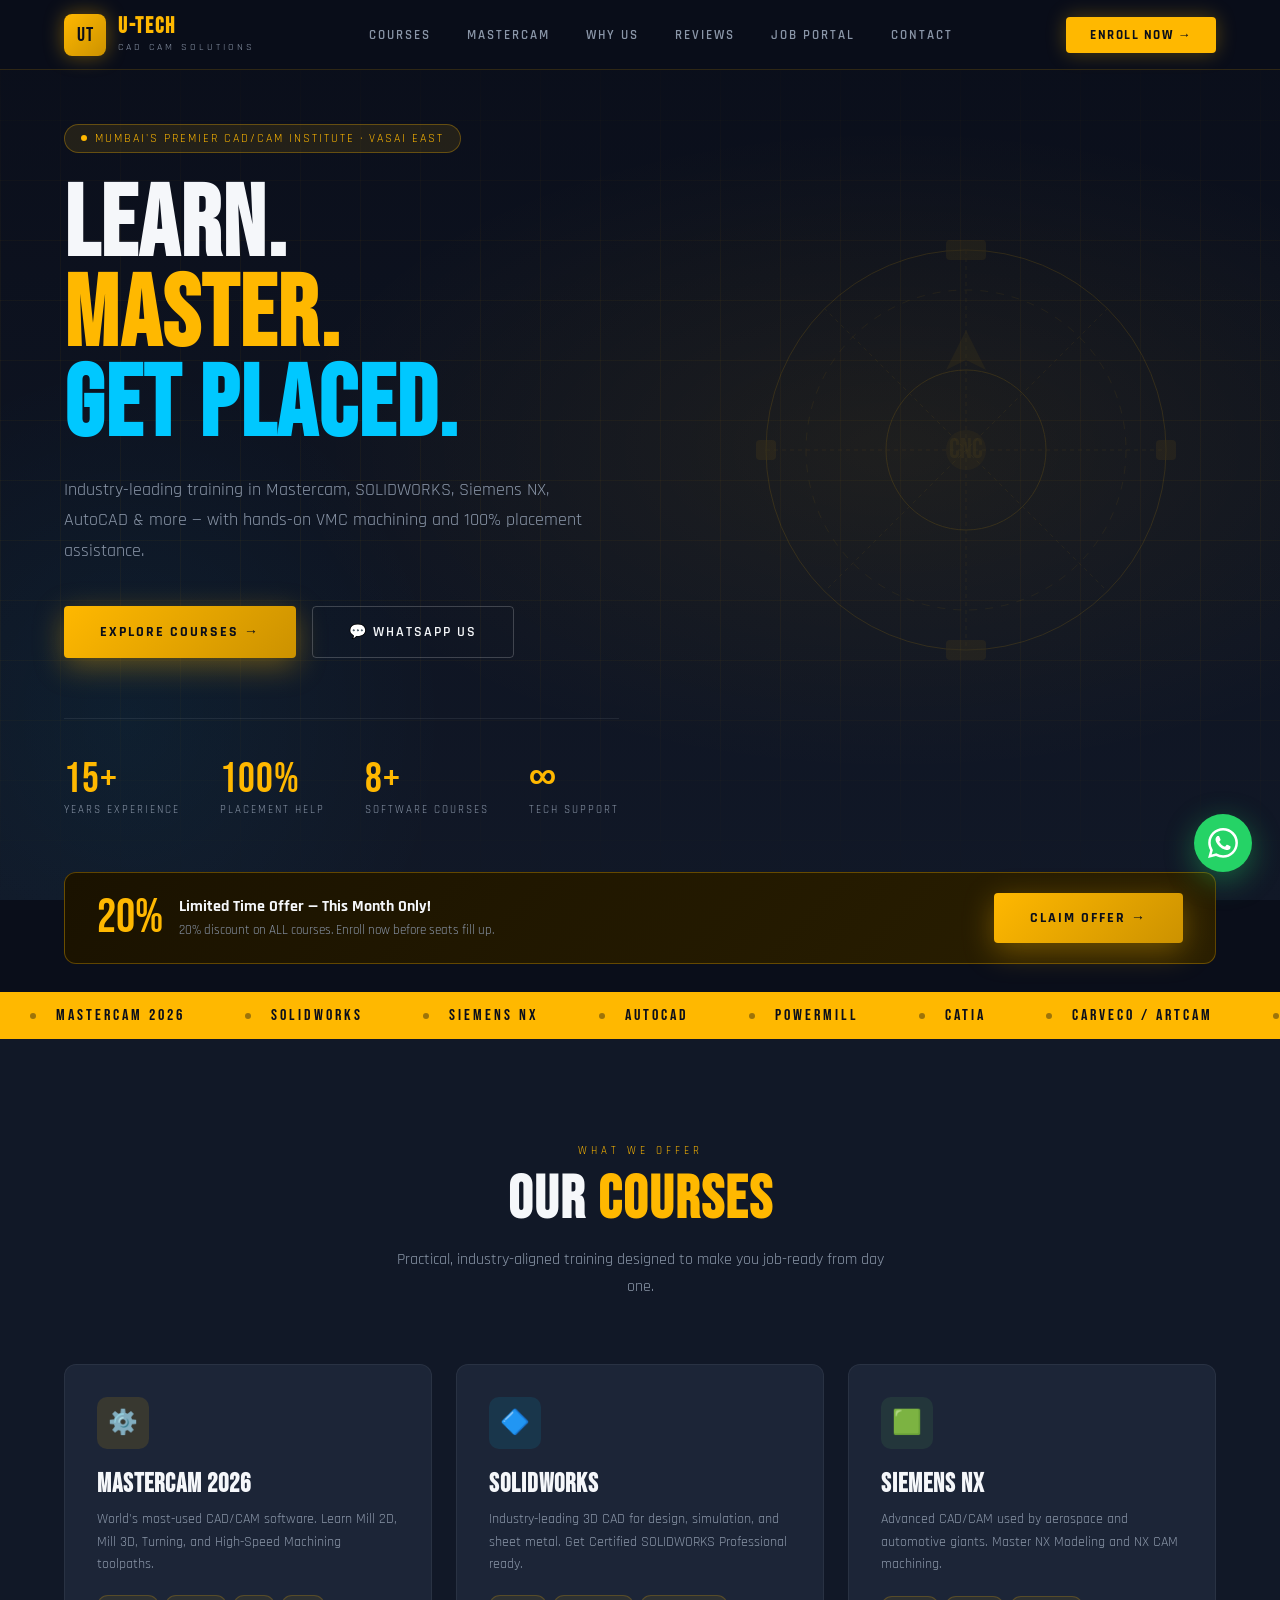
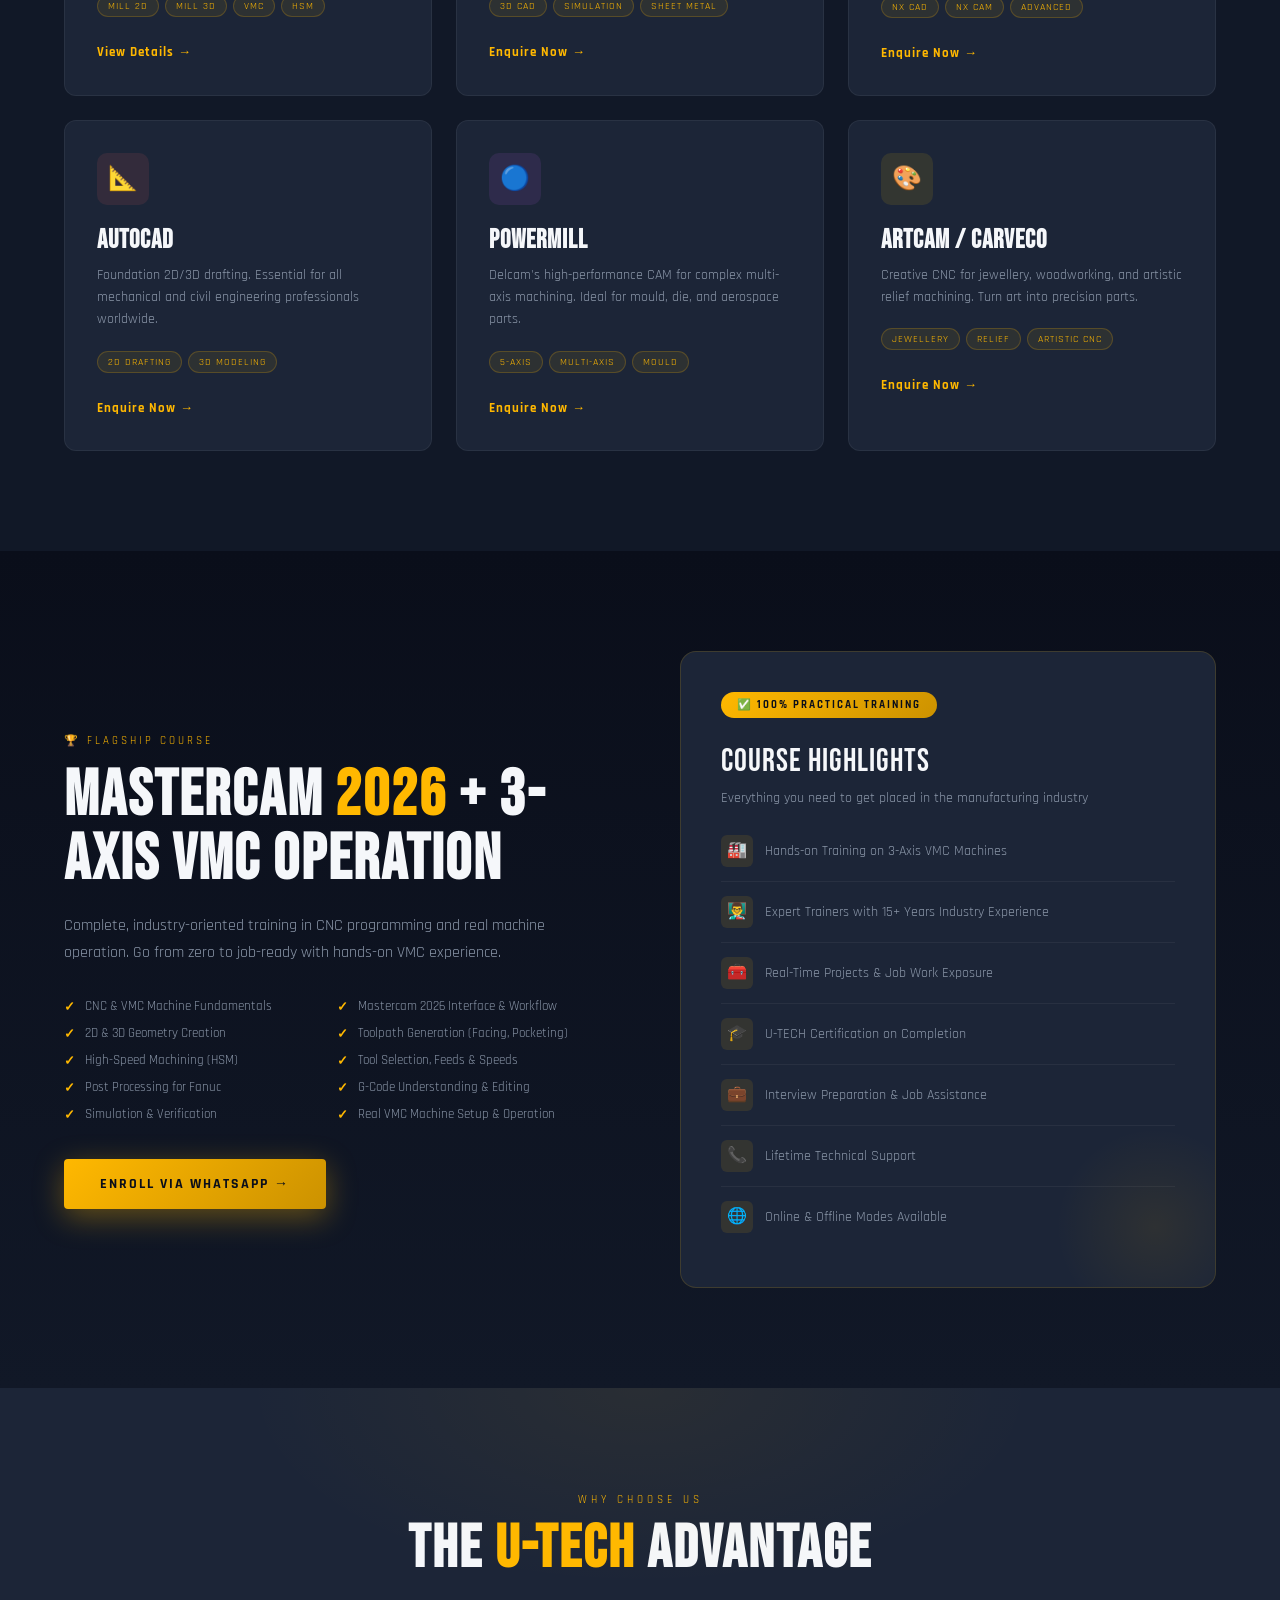
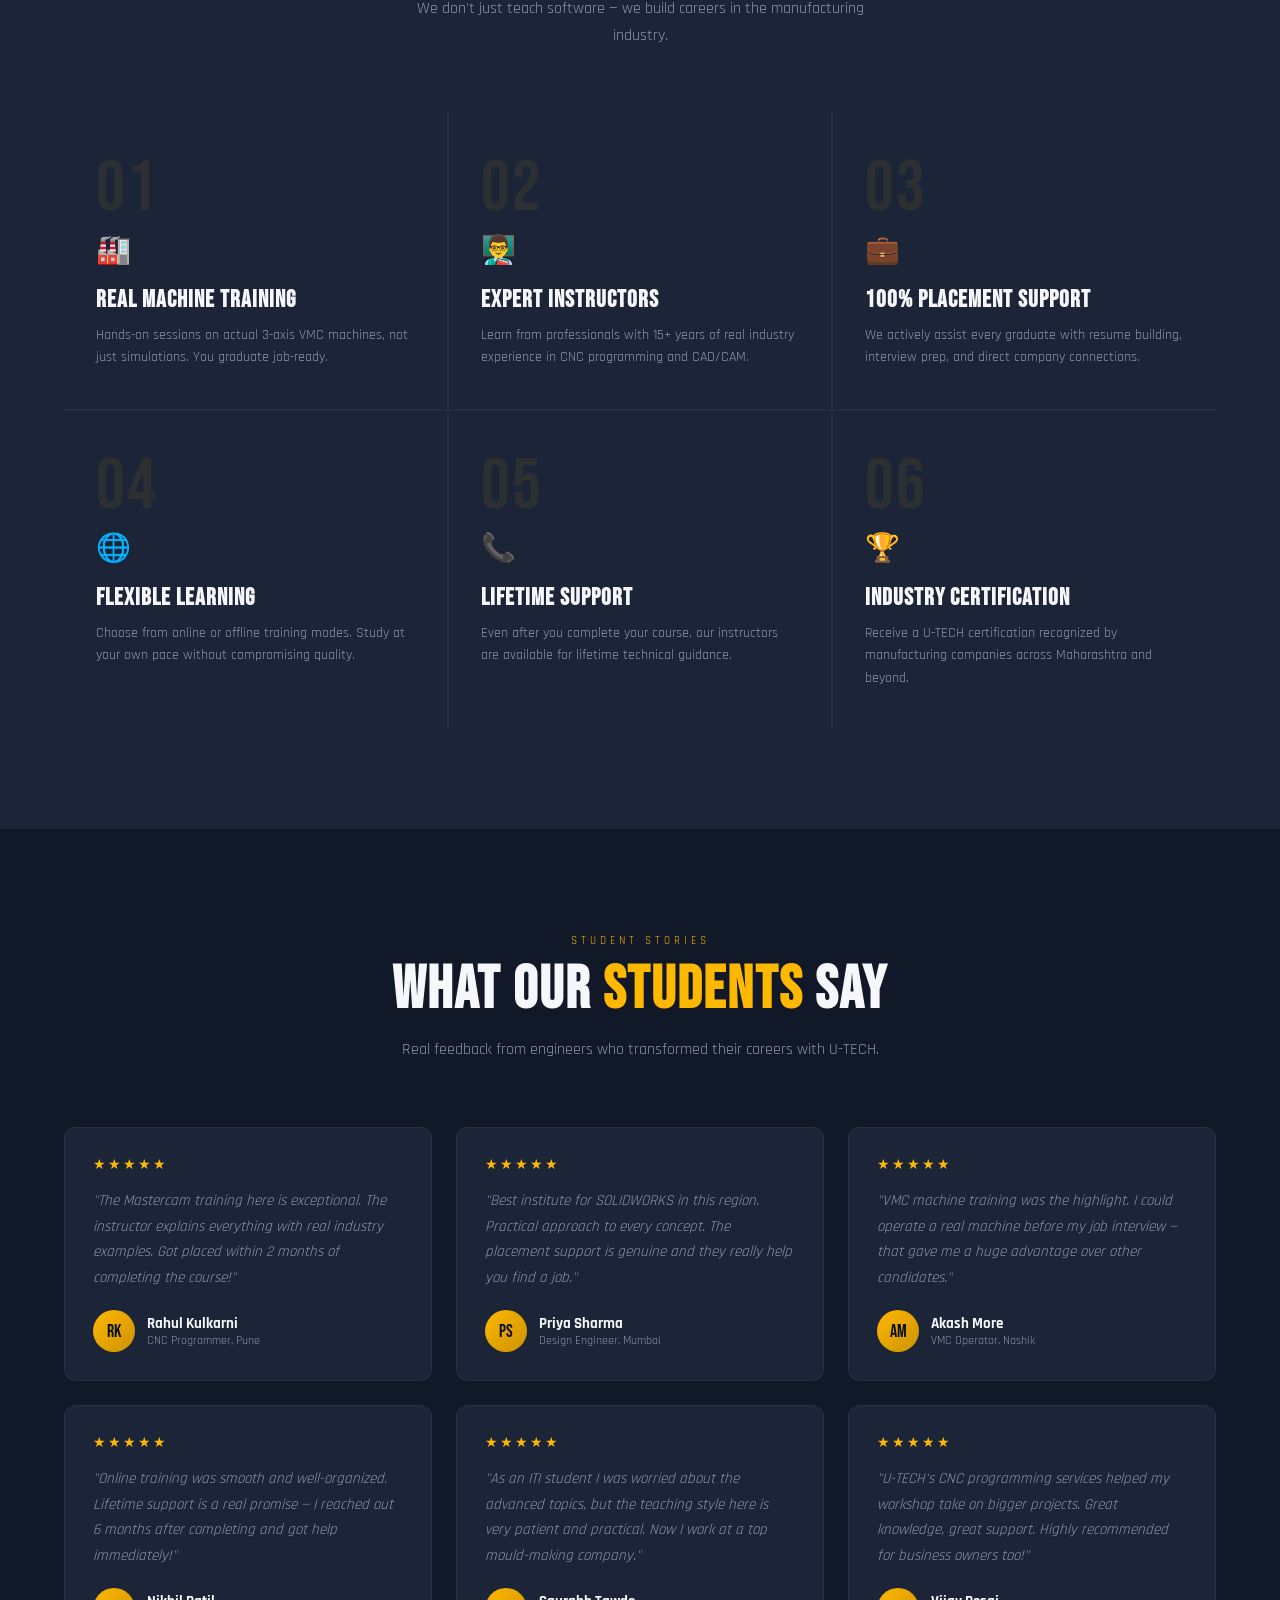
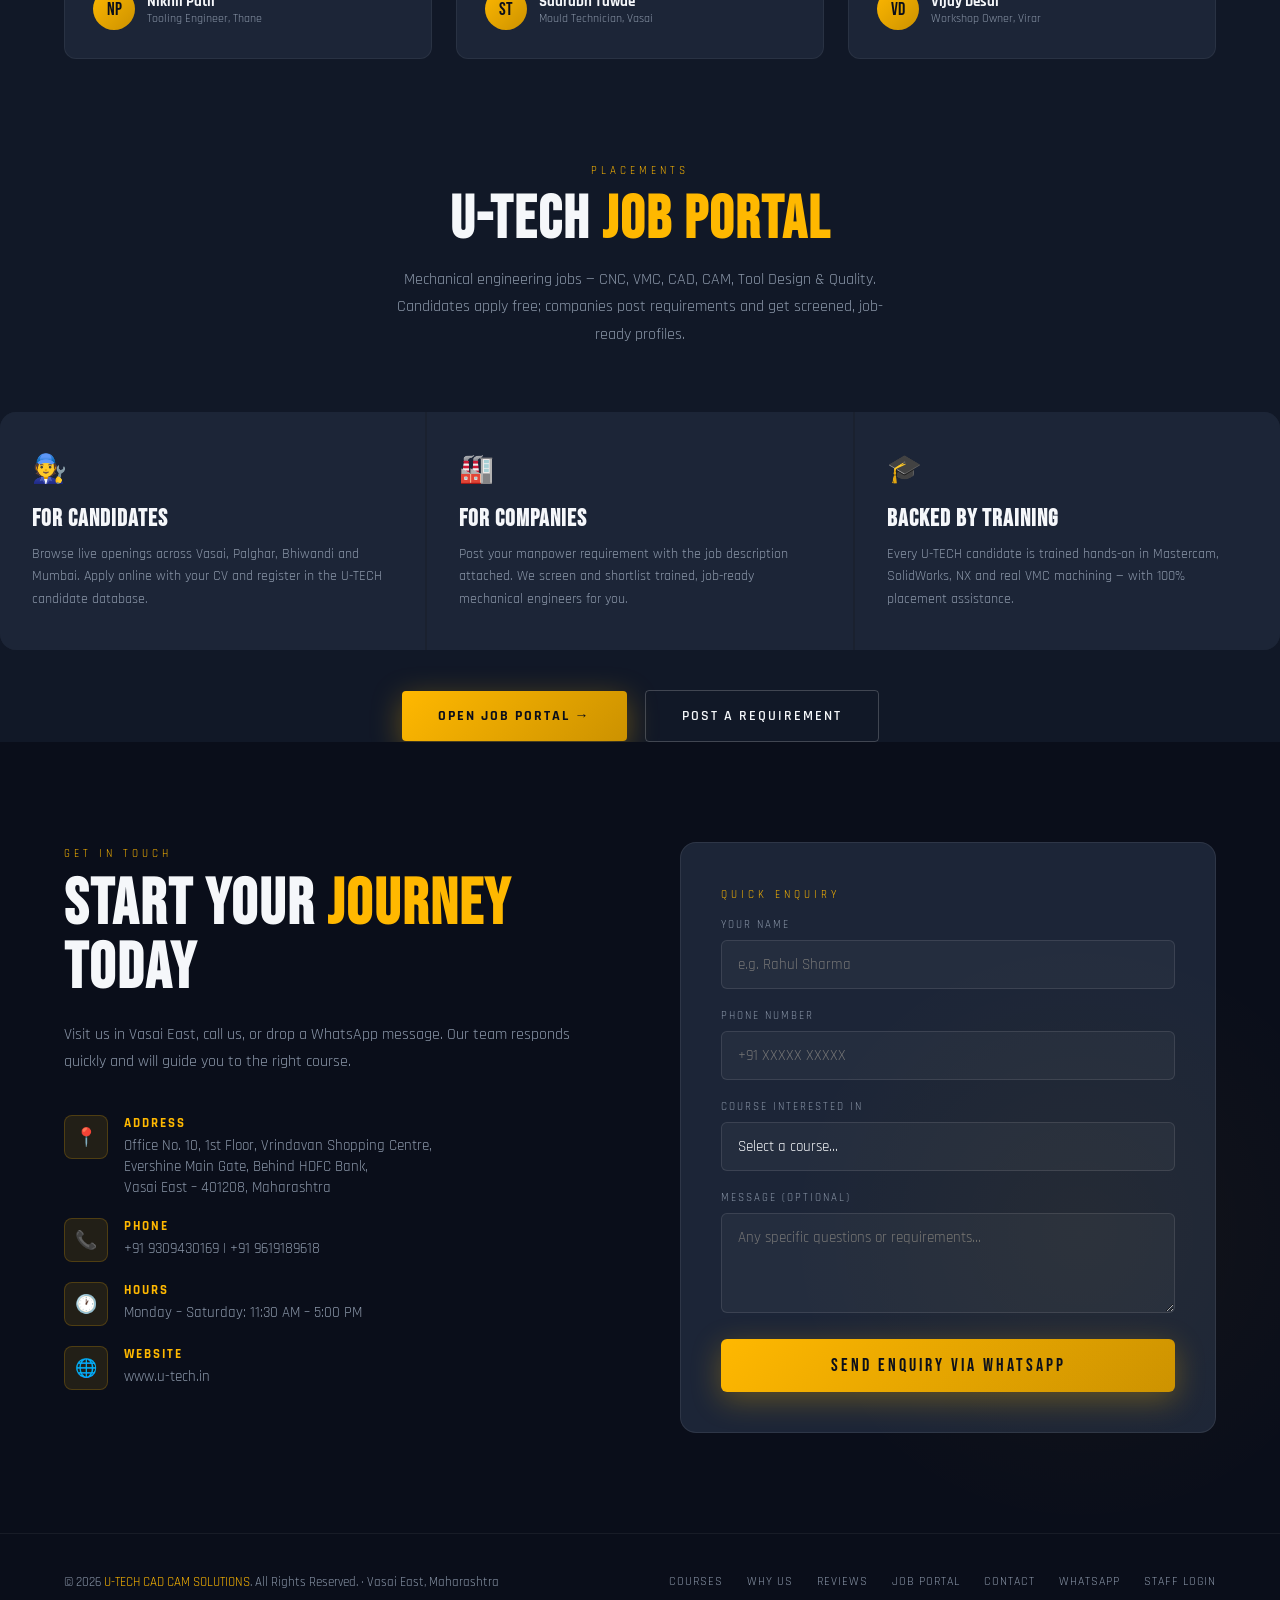
<file: index.html>
<!DOCTYPE html>
<html lang="en">
<head>
<meta charset="UTF-8">
<meta name="viewport" content="width=device-width, initial-scale=1.0">
<title>U-TECH CAD CAM SOLUTIONS | Learn. Master. Get Placed.</title>
<link href="https://fonts.googleapis.com/css2?family=Bebas+Neue&family=Rajdhani:wght@400;500;600;700&family=Inter:wght@300;400;500&display=swap" rel="stylesheet">
<style>
  :root {
    --gold: #FFB800;
    --gold-light: #FFD460;
    --gold-dark: #CC9200;
    --navy: #0A0E1A;
    --navy-mid: #111827;
    --navy-light: #1C2537;
    --steel: #2A3550;
    --white: #F5F7FA;
    --gray: #8A96A8;
    --accent: #00C8FF;
  }

  *, *::before, *::after { margin: 0; padding: 0; box-sizing: border-box; }

  html { scroll-behavior: smooth; }

  body {
    background: var(--navy);
    color: var(--white);
    font-family: 'Rajdhani', sans-serif;
    overflow-x: hidden;
  }

  /* ── NOISE OVERLAY ── */
  body::before {
    content: '';
    position: fixed;
    inset: 0;
    background-image: url("data:image/svg+xml,%3Csvg viewBox='0 0 200 200' xmlns='http://www.w3.org/2000/svg'%3E%3Cfilter id='n'%3E%3CfeTurbulence type='fractalNoise' baseFrequency='0.9' numOctaves='4' stitchTiles='stitch'/%3E%3C/filter%3E%3Crect width='100%25' height='100%25' filter='url(%23n)' opacity='0.04'/%3E%3C/svg%3E");
    pointer-events: none;
    z-index: 0;
    opacity: 0.4;
  }

  /* ── NAV ── */
  nav {
    position: fixed;
    top: 0; left: 0; right: 0;
    z-index: 1000;
    display: flex;
    align-items: center;
    justify-content: space-between;
    padding: 0 5%;
    height: 70px;
    background: rgba(10,14,26,0.92);
    backdrop-filter: blur(16px);
    border-bottom: 1px solid rgba(255,184,0,0.15);
  }

  .nav-logo {
    display: flex;
    align-items: center;
    gap: 12px;
    text-decoration: none;
  }

  .logo-icon {
    width: 42px; height: 42px;
    background: linear-gradient(135deg, var(--gold), var(--gold-dark));
    border-radius: 8px;
    display: flex; align-items: center; justify-content: center;
    font-family: 'Bebas Neue', sans-serif;
    font-size: 20px;
    color: var(--navy);
    letter-spacing: 1px;
    box-shadow: 0 0 20px rgba(255,184,0,0.4);
  }

  .logo-text { line-height: 1; }
  .logo-text strong {
    display: block;
    font-family: 'Bebas Neue', sans-serif;
    font-size: 22px;
    color: var(--gold);
    letter-spacing: 2px;
  }
  .logo-text span {
    font-size: 10px;
    color: var(--gray);
    letter-spacing: 3px;
    text-transform: uppercase;
  }

  .nav-links {
    display: flex;
    gap: 36px;
    list-style: none;
  }

  .nav-links a {
    color: var(--gray);
    text-decoration: none;
    font-size: 13px;
    font-weight: 600;
    letter-spacing: 2px;
    text-transform: uppercase;
    transition: color 0.3s;
    position: relative;
  }

  .nav-links a::after {
    content: '';
    position: absolute;
    bottom: -4px; left: 0; right: 0;
    height: 1px;
    background: var(--gold);
    transform: scaleX(0);
    transition: transform 0.3s;
  }

  .nav-links a:hover { color: var(--gold); }
  .nav-links a:hover::after { transform: scaleX(1); }

  .nav-cta {
    background: var(--gold);
    color: var(--navy);
    padding: 10px 24px;
    border-radius: 4px;
    font-weight: 700;
    font-size: 13px;
    letter-spacing: 1.5px;
    text-transform: uppercase;
    text-decoration: none;
    transition: all 0.3s;
    box-shadow: 0 0 20px rgba(255,184,0,0.3);
  }
  .nav-cta:hover {
    background: var(--gold-light);
    box-shadow: 0 0 30px rgba(255,184,0,0.5);
    transform: translateY(-1px);
  }

  /* ── HERO ── */
  .hero {
    min-height: 100vh;
    display: flex;
    align-items: center;
    position: relative;
    overflow: hidden;
    padding: 100px 5% 60px;
  }

  .hero-bg {
    position: absolute;
    inset: 0;
    background:
      radial-gradient(ellipse 80% 60% at 70% 50%, rgba(255,184,0,0.07) 0%, transparent 60%),
      radial-gradient(ellipse 50% 80% at 10% 80%, rgba(0,200,255,0.05) 0%, transparent 50%),
      linear-gradient(180deg, var(--navy) 0%, var(--navy-mid) 100%);
  }

  .hero-grid {
    position: absolute;
    inset: 0;
    background-image:
      linear-gradient(rgba(255,184,0,0.04) 1px, transparent 1px),
      linear-gradient(90deg, rgba(255,184,0,0.04) 1px, transparent 1px);
    background-size: 60px 60px;
    mask-image: linear-gradient(180deg, transparent 0%, black 30%, black 70%, transparent 100%);
  }

  /* Floating CNC shape */
  .hero-shape {
    position: absolute;
    right: 5%;
    top: 50%;
    transform: translateY(-50%);
    width: 500px;
    height: 500px;
    opacity: 0.12;
    animation: floatShape 8s ease-in-out infinite;
  }

  @keyframes floatShape {
    0%, 100% { transform: translateY(-50%) rotate(0deg); }
    50% { transform: translateY(-53%) rotate(2deg); }
  }

  .hero-content { position: relative; z-index: 2; max-width: 700px; }

  .hero-badge {
    display: inline-flex;
    align-items: center;
    gap: 8px;
    background: rgba(255,184,0,0.1);
    border: 1px solid rgba(255,184,0,0.3);
    padding: 6px 16px;
    border-radius: 100px;
    font-size: 12px;
    color: var(--gold);
    letter-spacing: 2px;
    text-transform: uppercase;
    margin-bottom: 28px;
    animation: fadeSlideUp 0.8s ease both;
  }

  .badge-dot {
    width: 6px; height: 6px;
    background: var(--gold);
    border-radius: 50%;
    animation: pulse 2s ease infinite;
  }

  @keyframes pulse {
    0%, 100% { opacity: 1; transform: scale(1); }
    50% { opacity: 0.5; transform: scale(1.5); }
  }

  .hero h1 {
    font-family: 'Bebas Neue', sans-serif;
    font-size: clamp(56px, 8vw, 100px);
    line-height: 0.9;
    letter-spacing: 2px;
    margin-bottom: 24px;
    animation: fadeSlideUp 0.8s 0.2s ease both;
  }

  .hero h1 .line-gold { color: var(--gold); }
  .hero h1 .line-accent { color: var(--accent); }

  .hero-sub {
    font-size: 18px;
    font-weight: 400;
    color: var(--gray);
    line-height: 1.7;
    max-width: 520px;
    margin-bottom: 40px;
    animation: fadeSlideUp 0.8s 0.4s ease both;
  }

  .hero-actions {
    display: flex;
    gap: 16px;
    flex-wrap: wrap;
    animation: fadeSlideUp 0.8s 0.6s ease both;
  }

  .btn-primary {
    background: linear-gradient(135deg, var(--gold), var(--gold-dark));
    color: var(--navy);
    padding: 16px 36px;
    border-radius: 4px;
    font-weight: 700;
    font-size: 14px;
    letter-spacing: 2px;
    text-transform: uppercase;
    text-decoration: none;
    transition: all 0.3s;
    box-shadow: 0 8px 30px rgba(255,184,0,0.35);
    display: inline-flex;
    align-items: center;
    gap: 8px;
  }

  .btn-primary:hover {
    transform: translateY(-2px);
    box-shadow: 0 12px 40px rgba(255,184,0,0.5);
  }

  .btn-outline {
    border: 1px solid rgba(255,255,255,0.2);
    color: var(--white);
    padding: 16px 36px;
    border-radius: 4px;
    font-weight: 600;
    font-size: 14px;
    letter-spacing: 2px;
    text-transform: uppercase;
    text-decoration: none;
    transition: all 0.3s;
    display: inline-flex;
    align-items: center;
    gap: 8px;
  }

  .btn-outline:hover {
    border-color: var(--gold);
    color: var(--gold);
    transform: translateY(-2px);
  }

  .hero-stats {
    display: flex;
    gap: 40px;
    margin-top: 60px;
    padding-top: 40px;
    border-top: 1px solid rgba(255,255,255,0.08);
    animation: fadeSlideUp 0.8s 0.8s ease both;
  }

  .stat { line-height: 1; }
  .stat-num {
    font-family: 'Bebas Neue', sans-serif;
    font-size: 42px;
    color: var(--gold);
    letter-spacing: 1px;
  }
  .stat-label {
    font-size: 11px;
    color: var(--gray);
    letter-spacing: 2px;
    text-transform: uppercase;
    margin-top: 4px;
  }

  @keyframes fadeSlideUp {
    from { opacity: 0; transform: translateY(30px); }
    to { opacity: 1; transform: translateY(0); }
  }

  /* ── MARQUEE ── */
  .marquee-bar {
    background: var(--gold);
    padding: 14px 0;
    overflow: hidden;
    position: relative;
    z-index: 1;
  }

  .marquee-track {
    display: flex;
    gap: 0;
    animation: marquee 20s linear infinite;
    width: max-content;
  }

  .marquee-item {
    display: flex;
    align-items: center;
    gap: 20px;
    padding: 0 30px;
    font-family: 'Bebas Neue', sans-serif;
    font-size: 16px;
    color: var(--navy);
    letter-spacing: 3px;
    white-space: nowrap;
  }

  .marquee-dot { width: 6px; height: 6px; background: var(--navy); border-radius: 50%; opacity: 0.4; }

  @keyframes marquee {
    from { transform: translateX(0); }
    to { transform: translateX(-50%); }
  }

  /* ── SECTION BASE ── */
  section { position: relative; z-index: 1; }

  .section-header {
    text-align: center;
    margin-bottom: 64px;
  }

  .section-tag {
    display: inline-block;
    font-size: 11px;
    letter-spacing: 4px;
    text-transform: uppercase;
    color: var(--gold);
    margin-bottom: 12px;
  }

  .section-title {
    font-family: 'Bebas Neue', sans-serif;
    font-size: clamp(36px, 5vw, 60px);
    letter-spacing: 2px;
    line-height: 1;
  }

  .section-title span { color: var(--gold); }

  .section-sub {
    font-size: 16px;
    color: var(--gray);
    max-width: 500px;
    margin: 16px auto 0;
    line-height: 1.7;
  }

  /* ── COURSES ── */
  #courses {
    padding: 100px 5%;
    background: var(--navy-mid);
  }

  .courses-grid {
    display: grid;
    grid-template-columns: repeat(auto-fill, minmax(320px, 1fr));
    gap: 24px;
  }

  .course-card {
    background: var(--navy-light);
    border: 1px solid rgba(255,255,255,0.06);
    border-radius: 12px;
    padding: 32px;
    transition: all 0.4s;
    position: relative;
    overflow: hidden;
    cursor: pointer;
  }

  .course-card::before {
    content: '';
    position: absolute;
    top: 0; left: 0; right: 0;
    height: 2px;
    background: linear-gradient(90deg, var(--gold), var(--accent));
    transform: scaleX(0);
    transform-origin: left;
    transition: transform 0.4s;
  }

  .course-card:hover {
    border-color: rgba(255,184,0,0.2);
    transform: translateY(-6px);
    box-shadow: 0 20px 60px rgba(0,0,0,0.4);
  }

  .course-card:hover::before { transform: scaleX(1); }

  .course-icon {
    width: 52px; height: 52px;
    border-radius: 10px;
    display: flex; align-items: center; justify-content: center;
    font-size: 24px;
    margin-bottom: 20px;
  }

  .course-card h3 {
    font-family: 'Bebas Neue', sans-serif;
    font-size: 26px;
    letter-spacing: 1px;
    margin-bottom: 8px;
    color: var(--white);
  }

  .course-card p {
    font-size: 14px;
    color: var(--gray);
    line-height: 1.6;
    margin-bottom: 20px;
  }

  .course-tags {
    display: flex;
    flex-wrap: wrap;
    gap: 6px;
    margin-bottom: 24px;
  }

  .tag {
    font-size: 10px;
    letter-spacing: 1px;
    padding: 4px 10px;
    border-radius: 100px;
    background: rgba(255,184,0,0.08);
    color: var(--gold);
    border: 1px solid rgba(255,184,0,0.2);
    text-transform: uppercase;
  }

  .course-link {
    display: inline-flex;
    align-items: center;
    gap: 6px;
    font-size: 13px;
    font-weight: 700;
    color: var(--gold);
    text-decoration: none;
    letter-spacing: 1px;
    transition: gap 0.3s;
  }

  .course-link:hover { gap: 10px; }

  /* ── FEATURED COURSE ── */
  #featured {
    padding: 100px 5%;
    background: linear-gradient(180deg, var(--navy) 0%, var(--navy-mid) 100%);
  }

  .featured-inner {
    display: grid;
    grid-template-columns: 1fr 1fr;
    gap: 80px;
    align-items: center;
  }

  .featured-left { }

  .featured-label {
    display: inline-flex;
    align-items: center;
    gap: 8px;
    font-size: 11px;
    letter-spacing: 3px;
    color: var(--gold);
    text-transform: uppercase;
    margin-bottom: 16px;
  }

  .featured-left h2 {
    font-family: 'Bebas Neue', sans-serif;
    font-size: clamp(40px, 5vw, 64px);
    line-height: 1;
    letter-spacing: 2px;
    margin-bottom: 20px;
  }

  .featured-left h2 span { color: var(--gold); }

  .featured-left p {
    font-size: 16px;
    color: var(--gray);
    line-height: 1.7;
    margin-bottom: 32px;
  }

  .curriculum {
    display: grid;
    grid-template-columns: 1fr 1fr;
    gap: 10px;
    margin-bottom: 36px;
  }

  .curr-item {
    display: flex;
    align-items: flex-start;
    gap: 10px;
    font-size: 13px;
    color: var(--gray);
  }

  .curr-item::before {
    content: '✓';
    color: var(--gold);
    font-weight: 700;
    flex-shrink: 0;
    margin-top: 1px;
  }

  .featured-right {
    position: relative;
  }

  .feature-card-big {
    background: var(--navy-light);
    border: 1px solid rgba(255,184,0,0.15);
    border-radius: 16px;
    padding: 40px;
    position: relative;
    overflow: hidden;
  }

  .feature-card-big::after {
    content: '';
    position: absolute;
    bottom: -40px; right: -40px;
    width: 200px; height: 200px;
    background: radial-gradient(circle, rgba(255,184,0,0.08) 0%, transparent 70%);
    border-radius: 50%;
  }

  .fcb-badge {
    display: inline-block;
    background: linear-gradient(135deg, var(--gold), var(--gold-dark));
    color: var(--navy);
    font-size: 11px;
    font-weight: 700;
    letter-spacing: 2px;
    padding: 6px 16px;
    border-radius: 100px;
    margin-bottom: 24px;
    text-transform: uppercase;
  }

  .fcb-title {
    font-family: 'Bebas Neue', sans-serif;
    font-size: 32px;
    letter-spacing: 1px;
    margin-bottom: 8px;
  }

  .fcb-sub {
    font-size: 14px;
    color: var(--gray);
    margin-bottom: 28px;
  }

  .features-list { list-style: none; display: flex; flex-direction: column; gap: 14px; }

  .features-list li {
    display: flex;
    align-items: center;
    gap: 12px;
    font-size: 14px;
    color: var(--gray);
    padding-bottom: 14px;
    border-bottom: 1px solid rgba(255,255,255,0.05);
  }

  .features-list li:last-child { border-bottom: none; }

  .feat-icon {
    width: 32px; height: 32px;
    background: rgba(255,184,0,0.1);
    border-radius: 6px;
    display: flex; align-items: center; justify-content: center;
    font-size: 16px;
    flex-shrink: 0;
  }

  /* ── WHY US ── */
  #why {
    padding: 100px 5%;
    background: var(--navy-light);
    position: relative;
    overflow: hidden;
  }

  #why::before {
    content: '';
    position: absolute;
    top: -200px; left: 50%;
    transform: translateX(-50%);
    width: 800px; height: 400px;
    background: radial-gradient(ellipse, rgba(255,184,0,0.06) 0%, transparent 70%);
    pointer-events: none;
  }

  .why-grid {
    display: grid;
    grid-template-columns: repeat(3, 1fr);
    gap: 2px;
    background: rgba(255,255,255,0.04);
    border-radius: 16px;
    overflow: hidden;
  }

  .why-item {
    background: var(--navy-light);
    padding: 40px 32px;
    transition: background 0.3s;
    position: relative;
  }

  .why-item:hover { background: var(--steel); }

  .why-num {
    font-family: 'Bebas Neue', sans-serif;
    font-size: 72px;
    color: rgba(255,184,0,0.08);
    line-height: 1;
    margin-bottom: 8px;
    letter-spacing: 2px;
  }

  .why-icon { font-size: 28px; margin-bottom: 16px; display: block; }

  .why-item h3 {
    font-family: 'Bebas Neue', sans-serif;
    font-size: 24px;
    letter-spacing: 1px;
    margin-bottom: 10px;
    color: var(--white);
  }

  .why-item p { font-size: 14px; color: var(--gray); line-height: 1.6; }

  /* ── TESTIMONIALS ── */
  #reviews {
    padding: 100px 5%;
    background: var(--navy-mid);
  }

  .reviews-grid {
    display: grid;
    grid-template-columns: repeat(auto-fill, minmax(300px, 1fr));
    gap: 24px;
  }

  .review-card {
    background: var(--navy-light);
    border: 1px solid rgba(255,255,255,0.06);
    border-radius: 12px;
    padding: 28px;
    transition: all 0.3s;
  }

  .review-card:hover {
    border-color: rgba(255,184,0,0.15);
    transform: translateY(-4px);
  }

  .review-stars { color: var(--gold); font-size: 14px; margin-bottom: 14px; letter-spacing: 2px; }

  .review-text {
    font-size: 15px;
    color: var(--gray);
    line-height: 1.7;
    margin-bottom: 20px;
    font-style: italic;
  }

  .reviewer {
    display: flex;
    align-items: center;
    gap: 12px;
  }

  .reviewer-avatar {
    width: 42px; height: 42px;
    border-radius: 50%;
    background: linear-gradient(135deg, var(--gold), var(--gold-dark));
    display: flex; align-items: center; justify-content: center;
    font-family: 'Bebas Neue', sans-serif;
    font-size: 18px;
    color: var(--navy);
    flex-shrink: 0;
  }

  .reviewer-name { font-weight: 700; font-size: 15px; }
  .reviewer-role { font-size: 12px; color: var(--gray); }

  /* ── CONTACT ── */
  #contact {
    padding: 100px 5%;
    background: var(--navy);
    position: relative;
    overflow: hidden;
  }

  #contact::before {
    content: '';
    position: absolute;
    bottom: 0; right: -100px;
    width: 600px; height: 600px;
    background: radial-gradient(circle, rgba(255,184,0,0.04) 0%, transparent 70%);
    pointer-events: none;
  }

  .contact-inner {
    display: grid;
    grid-template-columns: 1fr 1fr;
    gap: 80px;
    align-items: start;
  }

  .contact-left h2 {
    font-family: 'Bebas Neue', sans-serif;
    font-size: clamp(40px, 5vw, 64px);
    line-height: 1;
    letter-spacing: 2px;
    margin-bottom: 20px;
  }

  .contact-left h2 span { color: var(--gold); }

  .contact-left p {
    font-size: 16px;
    color: var(--gray);
    line-height: 1.7;
    margin-bottom: 40px;
  }

  .contact-details { display: flex; flex-direction: column; gap: 20px; }

  .contact-item {
    display: flex;
    align-items: flex-start;
    gap: 16px;
  }

  .contact-item-icon {
    width: 44px; height: 44px;
    background: rgba(255,184,0,0.1);
    border: 1px solid rgba(255,184,0,0.2);
    border-radius: 8px;
    display: flex; align-items: center; justify-content: center;
    font-size: 18px;
    flex-shrink: 0;
  }

  .contact-item-text strong {
    display: block;
    font-size: 13px;
    letter-spacing: 2px;
    text-transform: uppercase;
    color: var(--gold);
    margin-bottom: 4px;
  }

  .contact-item-text span {
    font-size: 15px;
    color: var(--gray);
  }

  .contact-form-box {
    background: var(--navy-light);
    border: 1px solid rgba(255,255,255,0.08);
    border-radius: 16px;
    padding: 40px;
  }

  .form-group { margin-bottom: 20px; }

  .form-group label {
    display: block;
    font-size: 11px;
    letter-spacing: 2px;
    text-transform: uppercase;
    color: var(--gray);
    margin-bottom: 8px;
  }

  .form-group input,
  .form-group select,
  .form-group textarea {
    width: 100%;
    background: rgba(255,255,255,0.04);
    border: 1px solid rgba(255,255,255,0.1);
    border-radius: 6px;
    padding: 14px 16px;
    color: var(--white);
    font-family: 'Rajdhani', sans-serif;
    font-size: 15px;
    outline: none;
    transition: border-color 0.3s;
    appearance: none;
  }

  .form-group input:focus,
  .form-group select:focus,
  .form-group textarea:focus {
    border-color: var(--gold);
  }

  .form-group select option { background: var(--navy-mid); }

  .form-group textarea { resize: vertical; min-height: 100px; }

  .form-submit {
    width: 100%;
    background: linear-gradient(135deg, var(--gold), var(--gold-dark));
    color: var(--navy);
    border: none;
    padding: 16px;
    border-radius: 6px;
    font-family: 'Bebas Neue', sans-serif;
    font-size: 18px;
    letter-spacing: 3px;
    cursor: pointer;
    transition: all 0.3s;
    box-shadow: 0 8px 30px rgba(255,184,0,0.3);
  }

  .form-submit:hover {
    transform: translateY(-2px);
    box-shadow: 0 12px 40px rgba(255,184,0,0.5);
  }

  /* ── WHATSAPP FLOAT ── */
  .wa-float {
    position: fixed;
    bottom: 28px; right: 28px;
    z-index: 999;
    width: 58px; height: 58px;
    background: #25D366;
    border-radius: 50%;
    display: flex; align-items: center; justify-content: center;
    box-shadow: 0 8px 30px rgba(37,211,102,0.4);
    text-decoration: none;
    transition: all 0.3s;
    animation: waPulse 2s ease infinite;
  }

  .wa-float:hover {
    transform: scale(1.1);
    box-shadow: 0 12px 40px rgba(37,211,102,0.6);
  }

  @keyframes waPulse {
    0%, 100% { box-shadow: 0 8px 30px rgba(37,211,102,0.4); }
    50% { box-shadow: 0 8px 40px rgba(37,211,102,0.7); }
  }

  .wa-float svg { width: 30px; height: 30px; fill: white; }

  /* ── OFFER BANNER ── */
  .offer-banner {
    background: linear-gradient(135deg, #1a1200, #2a1f00);
    border: 1px solid rgba(255,184,0,0.3);
    border-radius: 12px;
    padding: 20px 32px;
    display: flex;
    align-items: center;
    justify-content: space-between;
    gap: 20px;
    margin: 0 5% 0;
    position: relative;
    z-index: 2;
    transform: translateY(-28px);
    flex-wrap: wrap;
  }

  .offer-text {
    display: flex;
    align-items: center;
    gap: 16px;
  }

  .offer-pct {
    font-family: 'Bebas Neue', sans-serif;
    font-size: 48px;
    color: var(--gold);
    line-height: 1;
  }

  .offer-desc strong {
    display: block;
    font-size: 16px;
    font-weight: 700;
    margin-bottom: 2px;
  }

  .offer-desc span { font-size: 13px; color: var(--gray); }

  /* ── FOOTER ── */
  footer {
    background: var(--navy);
    border-top: 1px solid rgba(255,255,255,0.06);
    padding: 40px 5%;
    display: flex;
    align-items: center;
    justify-content: space-between;
    flex-wrap: wrap;
    gap: 20px;
  }

  .footer-copy { font-size: 13px; color: var(--gray); }
  .footer-copy span { color: var(--gold); }

  .footer-links {
    display: flex;
    gap: 24px;
  }

  .footer-links a {
    font-size: 12px;
    color: var(--gray);
    text-decoration: none;
    letter-spacing: 1px;
    text-transform: uppercase;
    transition: color 0.3s;
  }

  .footer-links a:hover { color: var(--gold); }

  /* ── RESPONSIVE ── */
  @media (max-width: 900px) {
    .nav-links { display: none; }
    .featured-inner, .contact-inner { grid-template-columns: 1fr; gap: 40px; }
    .why-grid { grid-template-columns: 1fr; }
    .hero-shape { display: none; }
    .hero-stats { gap: 24px; }
    .curriculum { grid-template-columns: 1fr; }
    .offer-banner { flex-direction: column; text-align: center; }
  }
</style>
</head>
<body>

<!-- NAV -->
<nav>
  <a href="#" class="nav-logo">
    <div class="logo-icon">UT</div>
    <div class="logo-text">
      <strong>U-TECH</strong>
      <span>CAD CAM Solutions</span>
    </div>
  </a>
  <ul class="nav-links">
    <li><a href="#courses">Courses</a></li>
    <li><a href="#featured">Mastercam</a></li>
    <li><a href="#why">Why Us</a></li>
    <li><a href="#reviews">Reviews</a></li>
    <li><a href="#jobportal">Job Portal</a></li>
    <li><a href="#contact">Contact</a></li>
  </ul>
  <a href="https://wa.me/919619189618" class="nav-cta">Enroll Now →</a>
</nav>

<!-- HERO -->
<section class="hero">
  <div class="hero-bg"></div>
  <div class="hero-grid"></div>

  <!-- Decorative CNC gear SVG -->
  <svg class="hero-shape" viewBox="0 0 500 500" fill="none" xmlns="http://www.w3.org/2000/svg">
    <circle cx="250" cy="250" r="200" stroke="#FFB800" stroke-width="1"/>
    <circle cx="250" cy="250" r="160" stroke="#FFB800" stroke-width="0.5" stroke-dasharray="8 8"/>
    <circle cx="250" cy="250" r="80" stroke="#FFB800" stroke-width="1"/>
    <circle cx="250" cy="250" r="20" fill="#FFB800" opacity="0.3"/>
    <line x1="250" y1="50" x2="250" y2="450" stroke="#FFB800" stroke-width="0.5" stroke-dasharray="4 4"/>
    <line x1="50" y1="250" x2="450" y2="250" stroke="#FFB800" stroke-width="0.5" stroke-dasharray="4 4"/>
    <line x1="108" y1="108" x2="392" y2="392" stroke="#FFB800" stroke-width="0.5" stroke-dasharray="4 4"/>
    <line x1="392" y1="108" x2="108" y2="392" stroke="#FFB800" stroke-width="0.5" stroke-dasharray="4 4"/>
    <rect x="230" y="40" width="40" height="20" rx="4" fill="#FFB800" opacity="0.5"/>
    <rect x="230" y="440" width="40" height="20" rx="4" fill="#FFB800" opacity="0.5"/>
    <rect x="40" y="240" width="20" height="20" rx="4" fill="#FFB800" opacity="0.5"/>
    <rect x="440" y="240" width="20" height="20" rx="4" fill="#FFB800" opacity="0.5"/>
    <polygon points="250,130 270,170 250,160 230,170" fill="#FFB800" opacity="0.4"/>
    <text x="250" y="258" text-anchor="middle" font-family="Bebas Neue" font-size="28" fill="#FFB800" opacity="0.5">CNC</text>
  </svg>

  <div class="hero-content">
    <div class="hero-badge">
      <div class="badge-dot"></div>
      Mumbai's Premier CAD/CAM Institute · Vasai East
    </div>
    <h1>
      Learn.<br>
      <span class="line-gold">Master.</span><br>
      <span class="line-accent">Get Placed.</span>
    </h1>
    <p class="hero-sub">
      Industry-leading training in Mastercam, SOLIDWORKS, Siemens NX, AutoCAD & more —
      with hands-on VMC machining and 100% placement assistance.
    </p>
    <div class="hero-actions">
      <a href="#courses" class="btn-primary">Explore Courses →</a>
      <a href="https://wa.me/919619189618" class="btn-outline">💬 WhatsApp Us</a>
    </div>
    <div class="hero-stats">
      <div class="stat">
        <div class="stat-num">15+</div>
        <div class="stat-label">Years Experience</div>
      </div>
      <div class="stat">
        <div class="stat-num">100%</div>
        <div class="stat-label">Placement Help</div>
      </div>
      <div class="stat">
        <div class="stat-num">8+</div>
        <div class="stat-label">Software Courses</div>
      </div>
      <div class="stat">
        <div class="stat-num">∞</div>
        <div class="stat-label">Tech Support</div>
      </div>
    </div>
  </div>
</section>

<!-- OFFER BANNER -->
<div class="offer-banner">
  <div class="offer-text">
    <div class="offer-pct">20%</div>
    <div class="offer-desc">
      <strong>Limited Time Offer — This Month Only!</strong>
      <span>20% discount on ALL courses. Enroll now before seats fill up.</span>
    </div>
  </div>
  <a href="https://wa.me/919619189618" class="btn-primary">Claim Offer →</a>
</div>

<!-- MARQUEE -->
<div class="marquee-bar">
  <div class="marquee-track">
    <div class="marquee-item"><span class="marquee-dot"></span> MASTERCAM 2026</div>
    <div class="marquee-item"><span class="marquee-dot"></span> SOLIDWORKS</div>
    <div class="marquee-item"><span class="marquee-dot"></span> SIEMENS NX</div>
    <div class="marquee-item"><span class="marquee-dot"></span> AUTOCAD</div>
    <div class="marquee-item"><span class="marquee-dot"></span> POWERMILL</div>
    <div class="marquee-item"><span class="marquee-dot"></span> CATIA</div>
    <div class="marquee-item"><span class="marquee-dot"></span> CARVECO / ARTCAM</div>
    <div class="marquee-item"><span class="marquee-dot"></span> INVENTOR</div>
    <div class="marquee-item"><span class="marquee-dot"></span> VMC MACHINING</div>
    <div class="marquee-item"><span class="marquee-dot"></span> CNC PROGRAMMING</div>
    <!-- duplicate for seamless loop -->
    <div class="marquee-item"><span class="marquee-dot"></span> MASTERCAM 2026</div>
    <div class="marquee-item"><span class="marquee-dot"></span> SOLIDWORKS</div>
    <div class="marquee-item"><span class="marquee-dot"></span> SIEMENS NX</div>
    <div class="marquee-item"><span class="marquee-dot"></span> AUTOCAD</div>
    <div class="marquee-item"><span class="marquee-dot"></span> POWERMILL</div>
    <div class="marquee-item"><span class="marquee-dot"></span> CATIA</div>
    <div class="marquee-item"><span class="marquee-dot"></span> CARVECO / ARTCAM</div>
    <div class="marquee-item"><span class="marquee-dot"></span> INVENTOR</div>
    <div class="marquee-item"><span class="marquee-dot"></span> VMC MACHINING</div>
    <div class="marquee-item"><span class="marquee-dot"></span> CNC PROGRAMMING</div>
  </div>
</div>

<!-- COURSES -->
<section id="courses">
  <div class="section-header">
    <div class="section-tag">What We Offer</div>
    <h2 class="section-title">Our <span>Courses</span></h2>
    <p class="section-sub">Practical, industry-aligned training designed to make you job-ready from day one.</p>
  </div>
  <div class="courses-grid">

    <div class="course-card">
      <div class="course-icon" style="background:rgba(255,184,0,0.12);">⚙️</div>
      <h3>Mastercam 2026</h3>
      <p>World's most-used CAD/CAM software. Learn Mill 2D, Mill 3D, Turning, and High-Speed Machining toolpaths.</p>
      <div class="course-tags">
        <span class="tag">Mill 2D</span><span class="tag">Mill 3D</span><span class="tag">VMC</span><span class="tag">HSM</span>
      </div>
      <a href="#featured" class="course-link">View Details →</a>
    </div>

    <div class="course-card">
      <div class="course-icon" style="background:rgba(0,200,255,0.1);">🔷</div>
      <h3>SOLIDWORKS</h3>
      <p>Industry-leading 3D CAD for design, simulation, and sheet metal. Get Certified SOLIDWORKS Professional ready.</p>
      <div class="course-tags">
        <span class="tag">3D CAD</span><span class="tag">Simulation</span><span class="tag">Sheet Metal</span>
      </div>
      <a href="#contact" class="course-link">Enquire Now →</a>
    </div>

    <div class="course-card">
      <div class="course-icon" style="background:rgba(100,200,100,0.1);">🟩</div>
      <h3>Siemens NX</h3>
      <p>Advanced CAD/CAM used by aerospace and automotive giants. Master NX Modeling and NX CAM machining.</p>
      <div class="course-tags">
        <span class="tag">NX CAD</span><span class="tag">NX CAM</span><span class="tag">Advanced</span>
      </div>
      <a href="#contact" class="course-link">Enquire Now →</a>
    </div>

    <div class="course-card">
      <div class="course-icon" style="background:rgba(255,100,100,0.1);">📐</div>
      <h3>AutoCAD</h3>
      <p>Foundation 2D/3D drafting. Essential for all mechanical and civil engineering professionals worldwide.</p>
      <div class="course-tags">
        <span class="tag">2D Drafting</span><span class="tag">3D Modeling</span>
      </div>
      <a href="#contact" class="course-link">Enquire Now →</a>
    </div>

    <div class="course-card">
      <div class="course-icon" style="background:rgba(200,100,255,0.1);">🔵</div>
      <h3>PowerMill</h3>
      <p>Delcam's high-performance CAM for complex multi-axis machining. Ideal for mould, die, and aerospace parts.</p>
      <div class="course-tags">
        <span class="tag">5-Axis</span><span class="tag">Multi-Axis</span><span class="tag">Mould</span>
      </div>
      <a href="#contact" class="course-link">Enquire Now →</a>
    </div>

    <div class="course-card">
      <div class="course-icon" style="background:rgba(255,200,0,0.1);">🎨</div>
      <h3>ArtCAM / Carveco</h3>
      <p>Creative CNC for jewellery, woodworking, and artistic relief machining. Turn art into precision parts.</p>
      <div class="course-tags">
        <span class="tag">Jewellery</span><span class="tag">Relief</span><span class="tag">Artistic CNC</span>
      </div>
      <a href="#contact" class="course-link">Enquire Now →</a>
    </div>

  </div>
</section>

<!-- FEATURED COURSE -->
<section id="featured">
  <div class="featured-inner">
    <div class="featured-left">
      <div class="featured-label">🏆 Flagship Course</div>
      <h2>Mastercam <span>2026</span> + 3-Axis VMC Operation</h2>
      <p>Complete, industry-oriented training in CNC programming and real machine operation. Go from zero to job-ready with hands-on VMC experience.</p>
      <div class="curriculum">
        <div class="curr-item">CNC & VMC Machine Fundamentals</div>
        <div class="curr-item">Mastercam 2026 Interface & Workflow</div>
        <div class="curr-item">2D & 3D Geometry Creation</div>
        <div class="curr-item">Toolpath Generation (Facing, Pocketing)</div>
        <div class="curr-item">High-Speed Machining (HSM)</div>
        <div class="curr-item">Tool Selection, Feeds & Speeds</div>
        <div class="curr-item">Post Processing for Fanuc</div>
        <div class="curr-item">G-Code Understanding & Editing</div>
        <div class="curr-item">Simulation & Verification</div>
        <div class="curr-item">Real VMC Machine Setup & Operation</div>
      </div>
      <a href="https://wa.me/919619189618" class="btn-primary">Enroll via WhatsApp →</a>
    </div>
    <div class="featured-right">
      <div class="feature-card-big">
        <div class="fcb-badge">✅ 100% Practical Training</div>
        <div class="fcb-title">Course Highlights</div>
        <div class="fcb-sub">Everything you need to get placed in the manufacturing industry</div>
        <ul class="features-list">
          <li><div class="feat-icon">🏭</div> Hands-on Training on 3-Axis VMC Machines</li>
          <li><div class="feat-icon">👨‍🏫</div> Expert Trainers with 15+ Years Industry Experience</li>
          <li><div class="feat-icon">🧰</div> Real-Time Projects & Job Work Exposure</li>
          <li><div class="feat-icon">🎓</div> U-TECH Certification on Completion</li>
          <li><div class="feat-icon">💼</div> Interview Preparation & Job Assistance</li>
          <li><div class="feat-icon">📞</div> Lifetime Technical Support</li>
          <li><div class="feat-icon">🌐</div> Online & Offline Modes Available</li>
        </ul>
      </div>
    </div>
  </div>
</section>

<!-- WHY US -->
<section id="why">
  <div class="section-header">
    <div class="section-tag">Why Choose Us</div>
    <h2 class="section-title">The <span>U-TECH</span> Advantage</h2>
    <p class="section-sub">We don't just teach software — we build careers in the manufacturing industry.</p>
  </div>
  <div class="why-grid">
    <div class="why-item">
      <div class="why-num">01</div>
      <span class="why-icon">🏭</span>
      <h3>Real Machine Training</h3>
      <p>Hands-on sessions on actual 3-axis VMC machines, not just simulations. You graduate job-ready.</p>
    </div>
    <div class="why-item">
      <div class="why-num">02</div>
      <span class="why-icon">👨‍🏫</span>
      <h3>Expert Instructors</h3>
      <p>Learn from professionals with 15+ years of real industry experience in CNC programming and CAD/CAM.</p>
    </div>
    <div class="why-item">
      <div class="why-num">03</div>
      <span class="why-icon">💼</span>
      <h3>100% Placement Support</h3>
      <p>We actively assist every graduate with resume building, interview prep, and direct company connections.</p>
    </div>
    <div class="why-item">
      <div class="why-num">04</div>
      <span class="why-icon">🌐</span>
      <h3>Flexible Learning</h3>
      <p>Choose from online or offline training modes. Study at your own pace without compromising quality.</p>
    </div>
    <div class="why-item">
      <div class="why-num">05</div>
      <span class="why-icon">📞</span>
      <h3>Lifetime Support</h3>
      <p>Even after you complete your course, our instructors are available for lifetime technical guidance.</p>
    </div>
    <div class="why-item">
      <div class="why-num">06</div>
      <span class="why-icon">🏆</span>
      <h3>Industry Certification</h3>
      <p>Receive a U-TECH certification recognized by manufacturing companies across Maharashtra and beyond.</p>
    </div>
  </div>
</section>

<!-- REVIEWS -->
<section id="reviews">
  <div class="section-header">
    <div class="section-tag">Student Stories</div>
    <h2 class="section-title">What Our <span>Students</span> Say</h2>
    <p class="section-sub">Real feedback from engineers who transformed their careers with U-TECH.</p>
  </div>
  <div class="reviews-grid">
    <div class="review-card">
      <div class="review-stars">★★★★★</div>
      <p class="review-text">"The Mastercam training here is exceptional. The instructor explains everything with real industry examples. Got placed within 2 months of completing the course!"</p>
      <div class="reviewer">
        <div class="reviewer-avatar">RK</div>
        <div>
          <div class="reviewer-name">Rahul Kulkarni</div>
          <div class="reviewer-role">CNC Programmer, Pune</div>
        </div>
      </div>
    </div>
    <div class="review-card">
      <div class="review-stars">★★★★★</div>
      <p class="review-text">"Best institute for SOLIDWORKS in this region. Practical approach to every concept. The placement support is genuine and they really help you find a job."</p>
      <div class="reviewer">
        <div class="reviewer-avatar">PS</div>
        <div>
          <div class="reviewer-name">Priya Sharma</div>
          <div class="reviewer-role">Design Engineer, Mumbai</div>
        </div>
      </div>
    </div>
    <div class="review-card">
      <div class="review-stars">★★★★★</div>
      <p class="review-text">"VMC machine training was the highlight. I could operate a real machine before my job interview — that gave me a huge advantage over other candidates."</p>
      <div class="reviewer">
        <div class="reviewer-avatar">AM</div>
        <div>
          <div class="reviewer-name">Akash More</div>
          <div class="reviewer-role">VMC Operator, Nashik</div>
        </div>
      </div>
    </div>
    <div class="review-card">
      <div class="review-stars">★★★★★</div>
      <p class="review-text">"Online training was smooth and well-organized. Lifetime support is a real promise — I reached out 6 months after completing and got help immediately!"</p>
      <div class="reviewer">
        <div class="reviewer-avatar">NP</div>
        <div>
          <div class="reviewer-name">Nikhil Patil</div>
          <div class="reviewer-role">Tooling Engineer, Thane</div>
        </div>
      </div>
    </div>
    <div class="review-card">
      <div class="review-stars">★★★★★</div>
      <p class="review-text">"As an ITI student I was worried about the advanced topics, but the teaching style here is very patient and practical. Now I work at a top mould-making company."</p>
      <div class="reviewer">
        <div class="reviewer-avatar">ST</div>
        <div>
          <div class="reviewer-name">Saurabh Tawde</div>
          <div class="reviewer-role">Mould Technician, Vasai</div>
        </div>
      </div>
    </div>
    <div class="review-card">
      <div class="review-stars">★★★★★</div>
      <p class="review-text">"U-TECH's CNC programming services helped my workshop take on bigger projects. Great knowledge, great support. Highly recommended for business owners too!"</p>
      <div class="reviewer">
        <div class="reviewer-avatar">VD</div>
        <div>
          <div class="reviewer-name">Vijay Desai</div>
          <div class="reviewer-role">Workshop Owner, Virar</div>
        </div>
      </div>
    </div>
  </div>
</section>

<!-- JOB PORTAL -->
<section id="jobportal" style="background:var(--navy-mid)">
  <div class="section-header">
    <div class="section-tag">Placements</div>
    <h2 class="section-title">U-TECH <span>Job Portal</span></h2>
    <p class="section-sub">Mechanical engineering jobs — CNC, VMC, CAD, CAM, Tool Design & Quality. Candidates apply free; companies post requirements and get screened, job-ready profiles.</p>
  </div>
  <div class="why-grid" style="margin-bottom:40px">
    <div class="why-item">
      <span class="why-icon">🧑‍🔧</span>
      <h3>For Candidates</h3>
      <p>Browse live openings across Vasai, Palghar, Bhiwandi and Mumbai. Apply online with your CV and register in the U-TECH candidate database.</p>
    </div>
    <div class="why-item">
      <span class="why-icon">🏭</span>
      <h3>For Companies</h3>
      <p>Post your manpower requirement with the job description attached. We screen and shortlist trained, job-ready mechanical engineers for you.</p>
    </div>
    <div class="why-item">
      <span class="why-icon">🎓</span>
      <h3>Backed by Training</h3>
      <p>Every U-TECH candidate is trained hands-on in Mastercam, SolidWorks, NX and real VMC machining — with 100% placement assistance.</p>
    </div>
  </div>
  <div style="text-align:center">
    <a href="jobportal.html" class="btn-primary">Open Job Portal →</a>
    <a href="jobportal.html" class="btn-outline" style="margin-left:14px">Post a Requirement</a>
  </div>
</section>

<!-- CONTACT -->
<section id="contact">
  <div class="contact-inner">
    <div class="contact-left">
      <div class="section-tag">Get In Touch</div>
      <h2>Start Your <span>Journey</span> Today</h2>
      <p>Visit us in Vasai East, call us, or drop a WhatsApp message. Our team responds quickly and will guide you to the right course.</p>
      <div class="contact-details">
        <div class="contact-item">
          <div class="contact-item-icon">📍</div>
          <div class="contact-item-text">
            <strong>Address</strong>
            <span>Office No. 10, 1st Floor, Vrindavan Shopping Centre,<br>Evershine Main Gate, Behind HDFC Bank,<br>Vasai East – 401208, Maharashtra</span>
          </div>
        </div>
        <div class="contact-item">
          <div class="contact-item-icon">📞</div>
          <div class="contact-item-text">
            <strong>Phone</strong>
            <span>+91 9309430169 | +91 9619189618</span>
          </div>
        </div>
        <div class="contact-item">
          <div class="contact-item-icon">🕐</div>
          <div class="contact-item-text">
            <strong>Hours</strong>
            <span>Monday – Saturday: 11:30 AM – 5:00 PM</span>
          </div>
        </div>
        <div class="contact-item">
          <div class="contact-item-icon">🌐</div>
          <div class="contact-item-text">
            <strong>Website</strong>
            <span>www.u-tech.in</span>
          </div>
        </div>
      </div>
    </div>

    <div class="contact-form-box">
      <div class="section-tag" style="margin-bottom:16px;">Quick Enquiry</div>
      <div class="form-group">
        <label>Your Name</label>
        <input type="text" placeholder="e.g. Rahul Sharma">
      </div>
      <div class="form-group">
        <label>Phone Number</label>
        <input type="tel" placeholder="+91 XXXXX XXXXX">
      </div>
      <div class="form-group">
        <label>Course Interested In</label>
        <select>
          <option value="">Select a course...</option>
          <option>Mastercam 2026 + VMC Operation</option>
          <option>SOLIDWORKS</option>
          <option>Siemens NX (CAD/CAM)</option>
          <option>AutoCAD</option>
          <option>PowerMill</option>
          <option>CATIA</option>
          <option>ArtCAM / Carveco</option>
          <option>Inventor</option>
        </select>
      </div>
      <div class="form-group">
        <label>Message (Optional)</label>
        <textarea placeholder="Any specific questions or requirements..."></textarea>
      </div>
      <button class="form-submit" onclick="submitForm()">Send Enquiry via WhatsApp</button>
    </div>
  </div>
</section>

<!-- FOOTER -->
<footer>
  <div class="footer-copy">
    © 2026 <span>U-TECH CAD CAM SOLUTIONS</span>. All Rights Reserved. · Vasai East, Maharashtra
  </div>
  <div class="footer-links">
    <a href="#courses">Courses</a>
    <a href="#why">Why Us</a>
    <a href="#reviews">Reviews</a>
    <a href="jobportal.html">Job Portal</a>
    <a href="#contact">Contact</a>
    <a href="https://wa.me/919619189618">WhatsApp</a>
    <a href="https://erp.u-tech.in" rel="nofollow noopener">Staff Login</a>
  </div>
</footer>

<!-- WHATSAPP FLOAT -->
<a href="https://wa.me/919619189618" class="wa-float" target="_blank" title="Chat on WhatsApp">
  <svg xmlns="http://www.w3.org/2000/svg" viewBox="0 0 24 24">
    <path d="M17.472 14.382c-.297-.149-1.758-.867-2.03-.967-.273-.099-.471-.148-.67.15-.197.297-.767.966-.94 1.164-.173.199-.347.223-.644.075-.297-.15-1.255-.463-2.39-1.475-.883-.788-1.48-1.761-1.653-2.059-.173-.297-.018-.458.13-.606.134-.133.298-.347.446-.52.149-.174.198-.298.298-.497.099-.198.05-.371-.025-.52-.075-.149-.669-1.612-.916-2.207-.242-.579-.487-.5-.669-.51-.173-.008-.371-.01-.57-.01-.198 0-.52.074-.792.372-.272.297-1.04 1.016-1.04 2.479 0 1.462 1.065 2.875 1.213 3.074.149.198 2.096 3.2 5.077 4.487.709.306 1.262.489 1.694.625.712.227 1.36.195 1.871.118.571-.085 1.758-.719 2.006-1.413.248-.694.248-1.289.173-1.413-.074-.124-.272-.198-.57-.347m-5.421 7.403h-.004a9.87 9.87 0 01-5.031-1.378l-.361-.214-3.741.982.998-3.648-.235-.374a9.86 9.86 0 01-1.51-5.26c.001-5.45 4.436-9.884 9.888-9.884 2.64 0 5.122 1.03 6.988 2.898a9.825 9.825 0 012.893 6.994c-.003 5.45-4.437 9.884-9.885 9.884m8.413-18.297A11.815 11.815 0 0012.05 0C5.495 0 .16 5.335.157 11.892c0 2.096.547 4.142 1.588 5.945L.057 24l6.305-1.654a11.882 11.882 0 005.683 1.448h.005c6.554 0 11.89-5.335 11.893-11.893a11.821 11.821 0 00-3.48-8.413Z"/>
  </svg>
</a>

<script>
function submitForm() {
  const name = document.querySelector('input[type="text"]').value || 'Student';
  const phone = document.querySelector('input[type="tel"]').value || 'Not provided';
  const course = document.querySelector('select').value || 'Not selected';
  const message = document.querySelector('textarea').value || '';
  const text = encodeURIComponent(
    `Hello U-TECH! 👋\n\nI'm interested in enrolling.\n\nName: ${name}\nPhone: ${phone}\nCourse: ${course}${message ? '\nMessage: ' + message : ''}\n\nPlease guide me further.`
  );
  window.open(`https://wa.me/919619189618?text=${text}`, '_blank');
}

// Intersection Observer for fade-in animation
const cards = document.querySelectorAll('.course-card, .why-item, .review-card');
const observer = new IntersectionObserver((entries) => {
  entries.forEach((entry, i) => {
    if (entry.isIntersecting) {
      entry.target.style.animation = `fadeSlideUp 0.6s ${i * 0.08}s ease both`;
      observer.unobserve(entry.target);
    }
  });
}, { threshold: 0.1 });
cards.forEach(c => {
  c.style.opacity = '0';
  observer.observe(c);
});
</script>

</body>
</html>
</file>
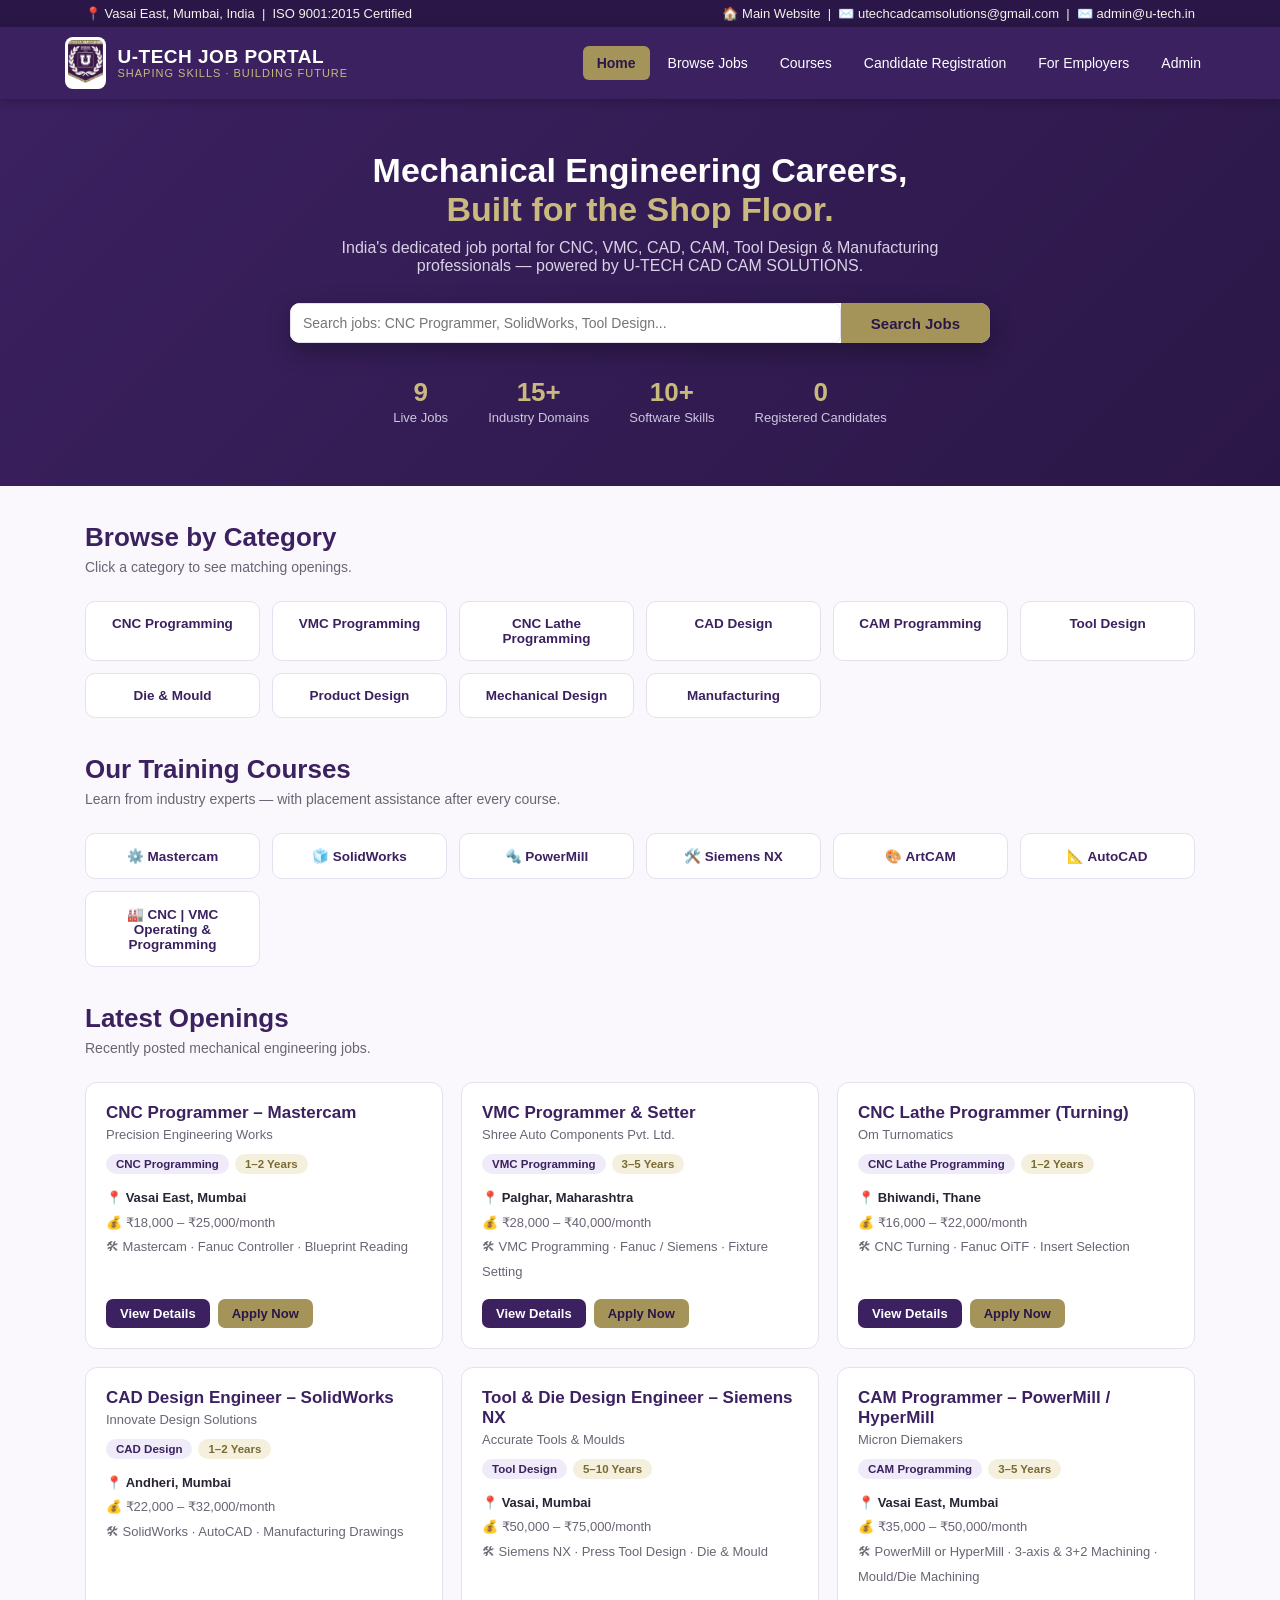
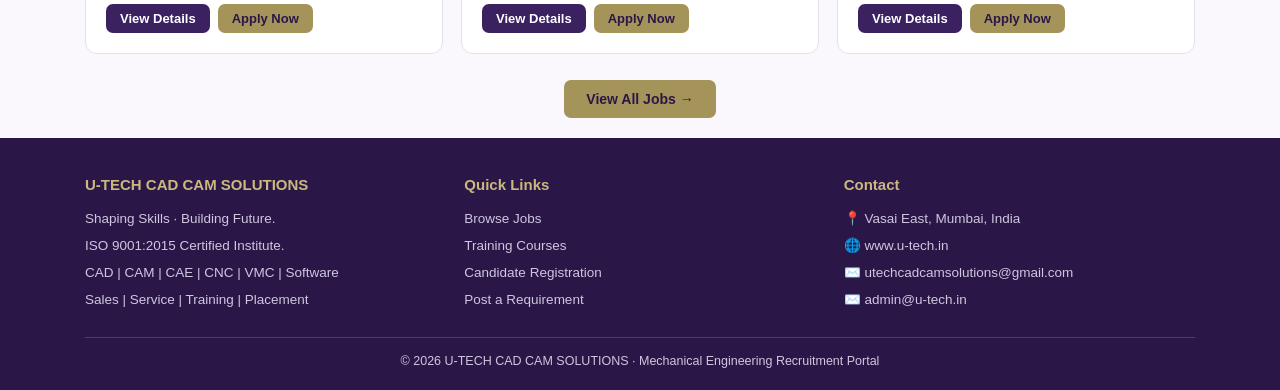
<file: jobportal.html>
<!DOCTYPE html>
<html lang="en">
<head>
<meta charset="UTF-8">
<meta name="viewport" content="width=device-width, initial-scale=1.0">
<title>U-TECH Job Portal | Mechanical Engineering Jobs - CNC, VMC, CAD, CAM</title>
<meta name="description" content="U-TECH CAD CAM SOLUTIONS Job Portal - Mechanical Engineering jobs in CNC Programming, VMC, CAD Design, CAM, Tool Design, Die & Mould. Vasai, Mumbai.">
<style>
:root{
  --purple:#3b2160; --purple-dark:#2b1747; --purple-light:#54357e;
  --gold:#a5945a; --gold-light:#c9b97e; --cream:#f4f1e8;
  --ink:#2a2333; --grey:#6b6474; --line:#e5e0ee; --bg:#faf8fc;
  --green:#2e7d32; --red:#c62828;
}
*{margin:0;padding:0;box-sizing:border-box;font-family:'Segoe UI',Arial,sans-serif}
body{background:var(--bg);color:var(--ink)}
a{text-decoration:none;color:inherit}
.container{max-width:1150px;margin:0 auto;padding:0 20px}

/* Header */
.topbar{background:var(--purple-dark);color:var(--cream);font-size:13px;padding:6px 0}
.topbar .container{display:flex;justify-content:space-between;flex-wrap:wrap;gap:6px}
header{background:var(--purple);color:#fff;position:sticky;top:0;z-index:50;box-shadow:0 2px 10px rgba(0,0,0,.25)}
.nav{display:flex;align-items:center;justify-content:space-between;padding:10px 0;flex-wrap:wrap;gap:10px}
.brand{display:flex;align-items:center;gap:12px}
.brand img{height:52px;background:#fff;border-radius:8px;padding:3px}
.brand h1{font-size:19px;letter-spacing:.5px;line-height:1.1}
.brand small{color:var(--gold-light);font-size:11px;letter-spacing:1px;display:block;font-weight:400}
.nav-links{display:flex;gap:4px;flex-wrap:wrap}
.nav-links button{background:none;border:none;color:#fff;padding:9px 14px;font-size:14px;cursor:pointer;border-radius:6px;transition:.2s}
.nav-links button:hover{background:var(--purple-light)}
.nav-links button.active{background:var(--gold);color:var(--purple-dark);font-weight:600}

/* Hero */
.hero{background:linear-gradient(135deg,var(--purple) 0%,var(--purple-dark) 100%);color:#fff;text-align:center;padding:52px 20px 60px}
.hero h2{font-size:34px;margin-bottom:10px}
.hero h2 span{color:var(--gold-light)}
.hero p{color:#d9d2e6;max-width:640px;margin:0 auto 28px;font-size:16px}
.searchbox{max-width:700px;margin:0 auto;display:flex;background:#fff;border-radius:10px;overflow:hidden;box-shadow:0 8px 24px rgba(0,0,0,.3)}
.searchbox input{flex:1;border:none;padding:15px 18px;font-size:15px;outline:none;color:var(--ink)}
.searchbox button{background:var(--gold);border:none;padding:0 30px;font-size:15px;font-weight:700;color:var(--purple-dark);cursor:pointer}
.searchbox button:hover{background:var(--gold-light)}
.hero-stats{display:flex;justify-content:center;gap:40px;margin-top:34px;flex-wrap:wrap}
.hero-stats div{text-align:center}
.hero-stats b{font-size:26px;color:var(--gold-light);display:block}
.hero-stats span{font-size:13px;color:#cfc6e0}

/* Sections */
section.page{display:none;padding:40px 0 60px}
section.page.active{display:block}
.section-title{font-size:26px;color:var(--purple);margin-bottom:6px}
.section-sub{color:var(--grey);margin-bottom:26px;font-size:14px}

/* Filters */
.filters{display:flex;gap:12px;flex-wrap:wrap;margin-bottom:24px;background:#fff;padding:16px;border-radius:10px;border:1px solid var(--line)}
.filters select,.filters input{padding:10px 12px;border:1px solid var(--line);border-radius:7px;font-size:14px;background:#fff;color:var(--ink);outline:none;min-width:160px}
.filters select:focus,.filters input:focus{border-color:var(--purple)}
.filters .grow{flex:1;min-width:200px}
.btn{display:inline-block;background:var(--purple);color:#fff;border:none;padding:11px 22px;border-radius:7px;font-size:14px;font-weight:600;cursor:pointer;transition:.2s}
.btn:hover{background:var(--purple-light)}
.btn.gold{background:var(--gold);color:var(--purple-dark)}
.btn.gold:hover{background:var(--gold-light)}
.btn.ghost{background:none;border:1.5px solid var(--purple);color:var(--purple)}
.btn.small{padding:7px 14px;font-size:13px}
.btn.danger{background:var(--red)}

/* Job cards */
.job-grid{display:grid;grid-template-columns:repeat(auto-fill,minmax(330px,1fr));gap:18px}
.job-card{background:#fff;border:1px solid var(--line);border-radius:12px;padding:20px;transition:.2s;display:flex;flex-direction:column}
.job-card:hover{box-shadow:0 8px 22px rgba(59,33,96,.15);transform:translateY(-2px);border-color:var(--purple-light)}
.job-card h3{font-size:17px;color:var(--purple);margin-bottom:4px}
.job-card .co{font-size:13px;color:var(--grey);margin-bottom:12px}
.tags{display:flex;gap:6px;flex-wrap:wrap;margin-bottom:12px}
.tag{font-size:11.5px;background:#f0ebf8;color:var(--purple);padding:4px 10px;border-radius:20px;font-weight:600}
.tag.gold{background:#f5f0dd;color:#7a6a33}
.job-meta{font-size:13px;color:var(--grey);line-height:1.9;margin-bottom:14px}
.job-meta b{color:var(--ink)}
.job-card .actions{margin-top:auto;display:flex;gap:8px}
.no-results{text-align:center;color:var(--grey);padding:50px 0;font-size:15px;grid-column:1/-1}

/* Modal */
.modal-bg{display:none;position:fixed;inset:0;background:rgba(30,18,50,.65);z-index:100;overflow-y:auto;padding:30px 15px}
.modal-bg.open{display:block}
.modal{background:#fff;max-width:720px;margin:0 auto;border-radius:14px;overflow:hidden;position:relative}
.modal-head{background:var(--purple);color:#fff;padding:22px 26px}
.modal-head h3{font-size:20px;margin-bottom:4px}
.modal-head p{font-size:13px;color:var(--gold-light)}
.modal-close{position:absolute;top:14px;right:16px;background:rgba(255,255,255,.15);border:none;color:#fff;width:32px;height:32px;border-radius:50%;font-size:16px;cursor:pointer}
.modal-body{padding:24px 26px}
.modal-body h4{color:var(--purple);font-size:15px;margin:16px 0 6px}
.modal-body p,.modal-body li{font-size:14px;color:#453d52;line-height:1.7}
.modal-body ul{padding-left:20px}

/* Forms */
.form-card{background:#fff;border:1px solid var(--line);border-radius:12px;padding:28px;max-width:760px}
.form-grid{display:grid;grid-template-columns:1fr 1fr;gap:16px}
.form-grid .full{grid-column:1/-1}
label{font-size:13px;font-weight:600;color:var(--purple);display:block;margin-bottom:5px}
label .req{color:var(--red)}
input[type=text],input[type=email],input[type=tel],input[type=number],select,textarea{width:100%;padding:11px 12px;border:1px solid var(--line);border-radius:7px;font-size:14px;color:var(--ink);outline:none;background:#fff}
input:focus,select:focus,textarea:focus{border-color:var(--purple)}
textarea{resize:vertical;min-height:80px}
.form-msg{display:none;padding:13px 16px;border-radius:8px;margin-top:16px;font-size:14px;font-weight:600}
.form-msg.ok{display:block;background:#e6f4e7;color:var(--green)}
.form-msg.err{display:block;background:#fdeaea;color:var(--red)}

/* Admin */
.admin-tabs{display:flex;gap:8px;margin-bottom:20px;flex-wrap:wrap}
.admin-tabs button{padding:9px 18px;border:1.5px solid var(--purple);background:#fff;color:var(--purple);border-radius:7px;font-size:13.5px;font-weight:600;cursor:pointer}
.admin-tabs button.active{background:var(--purple);color:#fff}
.table-wrap{overflow-x:auto;background:#fff;border:1px solid var(--line);border-radius:10px}
table{width:100%;border-collapse:collapse;font-size:13.5px}
th{background:var(--purple);color:#fff;text-align:left;padding:11px 12px;white-space:nowrap}
td{padding:10px 12px;border-bottom:1px solid var(--line);vertical-align:top}
tr:hover td{background:#f8f5fd}
.empty-note{padding:30px;text-align:center;color:var(--grey);font-size:14px}
.admin-actions{display:flex;gap:10px;margin-top:16px;flex-wrap:wrap}

/* Categories strip */
.cat-strip{display:grid;grid-template-columns:repeat(auto-fill,minmax(160px,1fr));gap:12px;margin:26px 0 8px}
.cat-chip{background:#fff;border:1px solid var(--line);border-radius:10px;padding:14px;text-align:center;font-size:13.5px;font-weight:600;color:var(--purple);cursor:pointer;transition:.2s}
.cat-chip:hover{border-color:var(--gold);background:#fdfbf3}

/* Footer */
footer{background:var(--purple-dark);color:#cfc6e0;padding:38px 0 22px;margin-top:20px}
.foot-grid{display:grid;grid-template-columns:repeat(auto-fit,minmax(220px,1fr));gap:28px;margin-bottom:24px}
footer h4{color:var(--gold-light);font-size:15px;margin-bottom:12px}
footer p,footer li{font-size:13.5px;line-height:2}
footer ul{list-style:none}
footer li a:hover{color:#fff}
.foot-bottom{border-top:1px solid var(--purple-light);padding-top:16px;text-align:center;font-size:12.5px}
@media(max-width:640px){
  .form-grid{grid-template-columns:1fr}
  .hero h2{font-size:26px}
  .brand h1{font-size:15px}
}
</style>
</head>
<body>

<div class="topbar">
  <div class="container">
    <span>📍 Vasai East, Mumbai, India &nbsp;|&nbsp; ISO 9001:2015 Certified</span>
    <span><a href="index.html" style="color:inherit">🏠 Main Website</a> &nbsp;|&nbsp; ✉️ utechcadcamsolutions@gmail.com &nbsp;|&nbsp; ✉️ admin@u-tech.in</span>
  </div>
</div>

<header>
  <div class="container nav">
    <div class="brand">
      <img src="U-TECH LOGO - PRINT - FINAL.png" alt="U-TECH Logo">
      <h1>U-TECH JOB PORTAL<small>SHAPING SKILLS · BUILDING FUTURE</small></h1>
    </div>
    <nav class="nav-links">
      <button data-page="home" class="active" onclick="showPage('home',this)">Home</button>
      <button data-page="jobs" onclick="showPage('jobs',this)">Browse Jobs</button>
      <button data-page="courses" onclick="showPage('courses',this)">Courses</button>
      <button data-page="candidate" onclick="showPage('candidate',this)">Candidate Registration</button>
      <button data-page="employer" onclick="showPage('employer',this)">For Employers</button>
      <button data-page="admin" onclick="showPage('admin',this)">Admin</button>
    </nav>
  </div>
</header>

<!-- HOME -->
<section class="page active" id="page-home" style="padding:0">
  <div class="hero">
    <h2>Mechanical Engineering Careers,<br><span>Built for the Shop Floor.</span></h2>
    <p>India's dedicated job portal for CNC, VMC, CAD, CAM, Tool Design &amp; Manufacturing professionals — powered by U-TECH CAD CAM SOLUTIONS.</p>
    <div class="searchbox">
      <input type="text" id="heroSearch" placeholder="Search jobs: CNC Programmer, SolidWorks, Tool Design...">
      <button onclick="heroGo()">Search Jobs</button>
    </div>
    <div class="hero-stats">
      <div><b id="statJobs">0</b><span>Live Jobs</span></div>
      <div><b>15+</b><span>Industry Domains</span></div>
      <div><b>10+</b><span>Software Skills</span></div>
      <div><b id="statCand">0</b><span>Registered Candidates</span></div>
    </div>
  </div>
  <div class="container">
    <h3 class="section-title" style="margin-top:36px">Browse by Category</h3>
    <p class="section-sub">Click a category to see matching openings.</p>
    <div class="cat-strip" id="catStrip"></div>
    <h3 class="section-title" style="margin-top:36px">Our Training Courses</h3>
    <p class="section-sub">Learn from industry experts — with placement assistance after every course.</p>
    <div class="cat-strip" id="courseStrip"></div>
    <h3 class="section-title" style="margin-top:36px">Latest Openings</h3>
    <p class="section-sub">Recently posted mechanical engineering jobs.</p>
    <div class="job-grid" id="homeJobs"></div>
    <div style="text-align:center;margin-top:26px">
      <button class="btn gold" onclick="showPage('jobs')">View All Jobs →</button>
    </div>
  </div>
</section>

<!-- JOBS -->
<section class="page" id="page-jobs">
  <div class="container">
    <h2 class="section-title">Browse Jobs</h2>
    <p class="section-sub">Mechanical engineering openings only — CNC, VMC, CAD, CAM, Tooling, Quality, Production &amp; more.</p>
    <div class="filters">
      <input type="text" id="fSearch" class="grow" placeholder="🔍 Search title, skills, company..." oninput="renderJobs()">
      <select id="fCat" onchange="renderJobs()"><option value="">All Categories</option></select>
      <select id="fExp" onchange="renderJobs()">
        <option value="">All Experience</option>
        <option>Fresher</option><option>1–2 Years</option><option>3–5 Years</option><option>5–10 Years</option><option>Senior Engineer</option>
      </select>
      <select id="fLoc" onchange="renderJobs()"><option value="">All Locations</option></select>
      <button class="btn ghost small" onclick="clearFilters()">Reset</button>
    </div>
    <div class="job-grid" id="jobGrid"></div>
  </div>
</section>

<!-- COURSES -->
<section class="page" id="page-courses">
  <div class="container">
    <h2 class="section-title">CAD / CAM / CNC Training Courses</h2>
    <p class="section-sub">ISO 9001:2015 certified institute · Industry-expert faculty · Practical machine training · 100% placement assistance after course completion.</p>
    <div class="job-grid" id="courseGrid"></div>

    <h2 class="section-title" style="margin-top:44px">Course Enquiry / Admission</h2>
    <p class="section-sub">Fill the form and our counsellor will call you with batch timings and fees.</p>
    <div class="form-card">
      <form id="enqForm" onsubmit="return saveEnquiry(event)">
        <div class="form-grid">
          <div><label>Full Name <span class="req">*</span></label><input type="text" name="name" required></div>
          <div><label>Mobile Number <span class="req">*</span></label><input type="tel" name="phone" pattern="[0-9+ ]{10,15}" required></div>
          <div><label>Email</label><input type="email" name="email"></div>
          <div><label>Course Interested In <span class="req">*</span></label>
            <select name="course" id="enqCourse" required><option value="">Select course...</option></select>
          </div>
          <div><label>Education</label>
            <select name="education">
              <option>ITI</option><option>Diploma (Mechanical)</option><option>BE/B.Tech (Mechanical)</option><option>12th / Other</option>
            </select>
          </div>
          <div><label>Preferred Batch</label>
            <select name="batch">
              <option>Morning</option><option>Afternoon</option><option>Evening</option><option>Weekend</option>
            </select>
          </div>
          <div class="full"><label>Message / Questions</label><textarea name="message" placeholder="Any questions about fees, duration, placement..."></textarea></div>
        </div>
        <div style="margin-top:20px"><button class="btn gold" type="submit">Submit Enquiry</button></div>
        <div class="form-msg" id="enqMsg"></div>
      </form>
    </div>
  </div>
</section>

<!-- MASTERCAM DETAIL -->
<section class="page" id="page-mastercam">
  <div class="container">
    <button class="btn ghost small" onclick="showPage('courses')" style="margin-bottom:18px">← Back to All Courses</button>
    <h2 class="section-title">⚙️ Mastercam — Complete CNC/VMC Programming Course</h2>
    <p class="section-sub">World's most-used CAM software · 2–3 Months · Beginner to Advanced · ISO certified institute, Vasai East</p>
    <div class="tags" style="margin-bottom:22px">
      <span class="tag">2D & 3D Milling</span><span class="tag">CNC Lathe</span><span class="tag">Fanuc Post</span><span class="tag gold">Placement Assistance</span><span class="tag gold">Live Machine Practice</span>
    </div>
    <div class="job-grid" style="grid-template-columns:repeat(auto-fill,minmax(300px,1fr))">
      <div class="job-card"><h3>Module 1 — Mastercam CAD Basics</h3><div class="job-meta">✔ Wireframe geometry creation & editing<br>✔ 2D sketching, trimming, transform tools<br>✔ Solid & surface model import (STEP/IGES/X_T)<br>✔ Levels, views and work planes (WCS)</div></div>
      <div class="job-card"><h3>Module 2 — 2D Milling</h3><div class="job-meta">✔ Facing, pocketing & contouring<br>✔ Drilling, tapping, boring cycles<br>✔ Dynamic milling (high-speed 2D)<br>✔ Chamfer, slot and circle mill toolpaths</div></div>
      <div class="job-card"><h3>Module 3 — 3D Milling</h3><div class="job-meta">✔ Roughing: OptiRough, area roughing<br>✔ Finishing: waterline, scallop, raster<br>✔ Rest machining & pencil tracing<br>✔ Surface high-speed toolpaths (HST)</div></div>
      <div class="job-card"><h3>Module 4 — CNC Lathe (Turning)</h3><div class="job-meta">✔ Facing, rough & finish turning<br>✔ Grooving, threading, parting-off<br>✔ Drilling & boring on lathe<br>✔ Canned cycles (G71/G70/G76)</div></div>
      <div class="job-card"><h3>Module 5 — Tooling & Parameters</h3><div class="job-meta">✔ Cutting tool selection (inserts, end mills)<br>✔ Feeds, speeds & depth-of-cut calculation<br>✔ Work holding & fixture basics<br>✔ Setup sheets & operation documentation</div></div>
      <div class="job-card"><h3>Module 6 — Post Processing & Prove-out</h3><div class="job-meta">✔ Post processors (Fanuc/Siemens)<br>✔ G-code & M-code reading and editing<br>✔ Backplot & verify simulation<br>✔ Live machine prove-out practice</div></div>
    </div>
    <div class="form-card" style="margin-top:28px;max-width:100%">
      <div class="form-grid">
        <div><h4 style="color:var(--purple);margin-bottom:8px">Who Can Join</h4><p style="font-size:14px;line-height:1.9">ITI (Fitter/Turner/Machinist) · Diploma Mechanical · BE/B.Tech Mechanical · Working CNC operators who want to become programmers</p></div>
        <div><h4 style="color:var(--purple);margin-bottom:8px">Career After Course</h4><p style="font-size:14px;line-height:1.9">CNC Programmer · VMC Programmer · CAM Engineer · CNC Setter-Programmer<br><b>Starting salary: ₹15,000 – ₹25,000/month</b></p></div>
      </div>
      <div style="margin-top:18px"><button class="btn gold" onclick="showPage('courses');enquireCourse('Mastercam')">Enquire for Mastercam Batch →</button></div>
    </div>
  </div>
</section>

<!-- SOLIDWORKS DETAIL -->
<section class="page" id="page-solidworks">
  <div class="container">
    <button class="btn ghost small" onclick="showPage('courses')" style="margin-bottom:18px">← Back to All Courses</button>
    <h2 class="section-title">🧊 SolidWorks — Complete Mechanical Design Course</h2>
    <p class="section-sub">Industry-standard 3D CAD software · 2 Months · Beginner to Advanced · ISO certified institute, Vasai East</p>
    <div class="tags" style="margin-bottom:22px">
      <span class="tag">Part Modelling</span><span class="tag">Assembly</span><span class="tag">Drafting + GD&T</span><span class="tag">Sheet Metal</span><span class="tag gold">Placement Assistance</span><span class="tag gold">Industrial Project</span>
    </div>
    <div class="job-grid" style="grid-template-columns:repeat(auto-fill,minmax(300px,1fr))">
      <div class="job-card"><h3>Module 1 — Sketching & Part Modelling</h3><div class="job-meta">✔ Sketch tools, relations & smart dimensions<br>✔ Extrude, revolve, sweep, loft<br>✔ Fillets, chamfers, shell, rib, patterns<br>✔ Design intent & feature editing</div></div>
      <div class="job-card"><h3>Module 2 — Assembly Design</h3><div class="job-meta">✔ Bottom-up & top-down assembly<br>✔ Standard & advanced mates<br>✔ Interference & collision detection<br>✔ Exploded views & animation basics</div></div>
      <div class="job-card"><h3>Module 3 — Drafting & GD&T</h3><div class="job-meta">✔ Manufacturing drawing views & sections<br>✔ Dimensioning per industry standards<br>✔ GD&T symbols, tolerances & fits<br>✔ BOM, balloons & title blocks</div></div>
      <div class="job-card"><h3>Module 4 — Sheet Metal</h3><div class="job-meta">✔ Base flange, edge flange, hem, jog<br>✔ Bend allowance & K-factor<br>✔ Flat pattern development<br>✔ Sheet metal drawings for fabrication</div></div>
      <div class="job-card"><h3>Module 5 — Weldments & Surfacing</h3><div class="job-meta">✔ Weldment structural members & cut lists<br>✔ Basic surface modelling tools<br>✔ Configurations & design tables<br>✔ Working with imported geometry</div></div>
      <div class="job-card"><h3>Module 6 — Industrial Project</h3><div class="job-meta">✔ Complete machine/fixture design project<br>✔ Full drawing package with BOM<br>✔ Interview preparation & portfolio<br>✔ CSWA certification guidance</div></div>
    </div>
    <div class="form-card" style="margin-top:28px;max-width:100%">
      <div class="form-grid">
        <div><h4 style="color:var(--purple);margin-bottom:8px">Who Can Join</h4><p style="font-size:14px;line-height:1.9">Diploma Mechanical · BE/B.Tech Mechanical · ITI with drafting interest · Working draughtsmen upgrading from AutoCAD</p></div>
        <div><h4 style="color:var(--purple);margin-bottom:8px">Career After Course</h4><p style="font-size:14px;line-height:1.9">CAD Design Engineer · Mechanical Design Engineer · Product Design Trainee · Draughtsman (3D)<br><b>Starting salary: ₹18,000 – ₹30,000/month</b></p></div>
      </div>
      <div style="margin-top:18px"><button class="btn gold" onclick="showPage('courses');enquireCourse('SolidWorks')">Enquire for SolidWorks Batch →</button></div>
    </div>
  </div>
</section>

<!-- CANDIDATE REGISTRATION -->
<section class="page" id="page-candidate">
  <div class="container">
    <h2 class="section-title">Candidate Registration</h2>
    <p class="section-sub">Register once — we'll match you with suitable openings and contact you when a matching vacancy arrives.</p>
    <div class="form-card">
      <form id="candForm" onsubmit="return saveCandidate(event)">
        <div class="form-grid">
          <div><label>Full Name <span class="req">*</span></label><input type="text" name="name" required></div>
          <div><label>Mobile Number <span class="req">*</span></label><input type="tel" name="phone" pattern="[0-9+ ]{10,15}" required></div>
          <div><label>Email <span class="req">*</span></label><input type="email" name="email" required></div>
          <div><label>Current Location <span class="req">*</span></label><input type="text" name="location" placeholder="e.g. Vasai East" required></div>
          <div><label>Experience Level <span class="req">*</span></label>
            <select name="experience" required>
              <option value="">Select...</option>
              <option>Fresher</option><option>1–2 Years</option><option>3–5 Years</option><option>5–10 Years</option><option>Senior Engineer</option>
            </select>
          </div>
          <div><label>Education <span class="req">*</span></label>
            <select name="education" required>
              <option value="">Select...</option>
              <option>ITI</option><option>Diploma (Mechanical)</option><option>BE/B.Tech (Mechanical)</option><option>ME/M.Tech</option><option>Other</option>
            </select>
          </div>
          <div><label>Primary Domain <span class="req">*</span></label>
            <select name="domain" required id="candDomain"><option value="">Select...</option></select>
          </div>
          <div><label>Expected Salary (₹/month)</label><input type="text" name="salary" placeholder="e.g. 25,000"></div>
          <div class="full"><label>Software Skills</label><input type="text" name="skills" placeholder="e.g. Mastercam, SolidWorks, AutoCAD, Siemens NX..."></div>
          <div class="full"><label>Experience Summary / Notes</label><textarea name="summary" placeholder="Current company, machines handled, controllers (Fanuc/Siemens), key work..."></textarea></div>
          <div class="full"><label>Upload CV / Resume (PDF, PNG, JPEG · max 2 MB)</label><input type="file" name="cv" accept=".pdf,.png,.jpg,.jpeg,application/pdf,image/png,image/jpeg"></div>
        </div>
        <div style="margin-top:20px"><button class="btn gold" type="submit">Register Now</button></div>
        <div class="form-msg" id="candMsg"></div>
      </form>
    </div>
  </div>
</section>

<!-- EMPLOYER -->
<section class="page" id="page-employer">
  <div class="container">
    <h2 class="section-title">Hire with U-TECH</h2>
    <p class="section-sub">Share your requirement — we screen, shortlist and send you the best-matched mechanical engineering candidates.</p>
    <div class="form-card">
      <form id="empForm" onsubmit="return saveRequirement(event)">
        <div class="form-grid">
          <div><label>Company Name <span class="req">*</span></label><input type="text" name="company" required></div>
          <div><label>Contact Person <span class="req">*</span></label><input type="text" name="contact" required></div>
          <div><label>Mobile Number <span class="req">*</span></label><input type="tel" name="phone" pattern="[0-9+ ]{10,15}" required></div>
          <div><label>Email <span class="req">*</span></label><input type="email" name="email" required></div>
          <div><label>Position / Job Title <span class="req">*</span></label><input type="text" name="title" placeholder="e.g. VMC Programmer" required></div>
          <div><label>Category <span class="req">*</span></label>
            <select name="category" required id="empCategory"><option value="">Select...</option></select>
          </div>
          <div><label>Experience Required</label>
            <select name="experience">
              <option>Fresher</option><option>1–2 Years</option><option>3–5 Years</option><option>5–10 Years</option><option>Senior Engineer</option>
            </select>
          </div>
          <div><label>No. of Openings</label><input type="number" name="openings" min="1" value="1"></div>
          <div><label>Job Location <span class="req">*</span></label><input type="text" name="location" required></div>
          <div><label>Salary Range (₹/month)</label><input type="text" name="salary" placeholder="e.g. 20,000 – 35,000"></div>
          <div class="full"><label>Required Skills / Software</label><input type="text" name="skills" placeholder="e.g. Mastercam, Fanuc controller, GD&T..."></div>
          <div class="full"><label>Job Description / Notes</label><textarea name="description"></textarea></div>
          <div class="full"><label>Attach JD / Company Document (PDF, PNG, JPEG · max 2 MB)</label><input type="file" name="attachment" accept=".pdf,.png,.jpg,.jpeg,application/pdf,image/png,image/jpeg"></div>
        </div>
        <div style="margin-top:20px"><button class="btn gold" type="submit">Submit Requirement</button></div>
        <div class="form-msg" id="empMsg"></div>
      </form>
    </div>
  </div>
</section>

<!-- ADMIN -->
<section class="page" id="page-admin">
  <div class="container">
    <h2 class="section-title">Admin Dashboard</h2>
    <p class="section-sub">Applications, registered candidates and company requirements (stored locally in this browser).</p>
    <div class="admin-tabs">
      <button class="active" id="tabA" onclick="adminTab('applications')">Applications (<span id="cntA">0</span>)</button>
      <button id="tabC" onclick="adminTab('candidates')">Candidates (<span id="cntC">0</span>)</button>
      <button id="tabR" onclick="adminTab('requirements')">Company Requirements (<span id="cntR">0</span>)</button>
      <button id="tabE" onclick="adminTab('enquiries')">Course Enquiries (<span id="cntE">0</span>)</button>
    </div>
    <div class="table-wrap"><div id="adminTable"></div></div>
    <div class="admin-actions">
      <button class="btn small" onclick="exportCSV()">⬇ Export Current Tab (CSV)</button>
      <button class="btn small danger" onclick="clearData()">🗑 Clear Current Tab Data</button>
    </div>
  </div>
</section>

<!-- JOB MODAL -->
<div class="modal-bg" id="modalBg" onclick="if(event.target===this)closeModal()">
  <div class="modal">
    <button class="modal-close" onclick="closeModal()">✕</button>
    <div class="modal-head"><h3 id="mTitle"></h3><p id="mMeta"></p></div>
    <div class="modal-body" id="mBody"></div>
  </div>
</div>

<footer>
  <div class="container">
    <div class="foot-grid">
      <div>
        <h4>U-TECH CAD CAM SOLUTIONS</h4>
        <p>Shaping Skills · Building Future.<br>ISO 9001:2015 Certified Institute.<br>CAD | CAM | CAE | CNC | VMC | Software<br>Sales | Service | Training | Placement</p>
      </div>
      <div>
        <h4>Quick Links</h4>
        <ul>
          <li><a href="#" onclick="showPage('jobs');return false">Browse Jobs</a></li>
          <li><a href="#" onclick="showPage('courses');return false">Training Courses</a></li>
          <li><a href="#" onclick="showPage('candidate');return false">Candidate Registration</a></li>
          <li><a href="#" onclick="showPage('employer');return false">Post a Requirement</a></li>
        </ul>
      </div>
      <div>
        <h4>Contact</h4>
        <p>📍 Vasai East, Mumbai, India<br>🌐 www.u-tech.in<br>✉️ utechcadcamsolutions@gmail.com<br>✉️ admin@u-tech.in</p>
      </div>
    </div>
    <div class="foot-bottom">© 2026 U-TECH CAD CAM SOLUTIONS · Mechanical Engineering Recruitment Portal</div>
  </div>
</footer>

<script>
/* ===== Data ===== */
const CATEGORIES=["CNC Programming","VMC Programming","CNC Lathe Programming","CAD Design","CAM Programming","Tool Design","Die & Mould","Product Design","Mechanical Design","Manufacturing","Production","Quality","Maintenance","Automation","Robotics"];

const JOBS=[
 {id:1,title:"CNC Programmer – Mastercam",company:"Precision Engineering Works",cat:"CNC Programming",exp:"1–2 Years",loc:"Vasai East, Mumbai",salary:"₹18,000 – ₹25,000/month",type:"Full-time",edu:"ITI / Diploma (Mechanical)",
  skills:["Mastercam","Fanuc Controller","Blueprint Reading"],pref:["SolidWorks","GD&T"],
  desc:"Create and optimize CNC programs using Mastercam for milling components. Select tools, set feeds/speeds, and prove out programs on the machine.",
  resp:["Develop CNC milling programs in Mastercam from 2D/3D drawings","Tool selection, cutting parameter optimization and cycle-time reduction","First-piece prove-out and inspection coordination","Maintain program documentation and setup sheets"],
  benefits:["PF & ESIC","Overtime pay","On-the-job Mastercam upskilling"]},
 {id:2,title:"VMC Programmer & Setter",company:"Shree Auto Components Pvt. Ltd.",cat:"VMC Programming",exp:"3–5 Years",loc:"Palghar, Maharashtra",salary:"₹28,000 – ₹40,000/month",type:"Full-time",edu:"Diploma / BE (Mechanical)",
  skills:["VMC Programming","Fanuc / Siemens","Fixture Setting","Precision Measurement"],pref:["Mastercam","HyperMill"],
  desc:"Independent VMC programmer-setter for 3-axis and 4-axis machining of automotive components. Handle setups, prove-outs and production support.",
  resp:["Program & set 3/4-axis VMCs for batch production","Fixture design input and work-holding optimization","Reduce setup time and rejection rate","Train junior operators"],
  benefits:["PF & ESIC","Bonus","Canteen facility","Skill-development support"]},
 {id:3,title:"CNC Lathe Programmer (Turning)",company:"Om Turnomatics",cat:"CNC Lathe Programming",exp:"1–2 Years",loc:"Bhiwandi, Thane",salary:"₹16,000 – ₹22,000/month",type:"Full-time",edu:"ITI (Turner/Machinist) / Diploma",
  skills:["CNC Turning","Fanuc OiTF","Insert Selection","Micrometer/Vernier"],pref:["Live-tooling experience"],
  desc:"Program and operate CNC turning centres for precision shafts, bushes and flanges. Fanuc control experience essential.",
  resp:["Prepare turning programs at machine (Fanuc)","Insert & tooling selection for steel, SS and aluminium","In-process inspection and quality documentation","Achieve daily production targets"],
  benefits:["PF","Overtime pay","Yearly increment"]},
 {id:4,title:"CAD Design Engineer – SolidWorks",company:"Innovate Design Solutions",cat:"CAD Design",exp:"1–2 Years",loc:"Andheri, Mumbai",salary:"₹22,000 – ₹32,000/month",type:"Full-time",edu:"BE/B.Tech (Mechanical)",
  skills:["SolidWorks","AutoCAD","Manufacturing Drawings","GD&T"],pref:["Sheet-metal design","PDM"],
  desc:"Prepare 3D models and production drawings for industrial equipment. Work with the manufacturing team from concept to release.",
  resp:["3D part & assembly modelling in SolidWorks","Detailed 2D manufacturing drawings with GD&T","BOM preparation and design revisions","Support shop floor with drawing clarifications"],
  benefits:["Health insurance","Flexible hours","SolidWorks certification support"]},
 {id:5,title:"Tool & Die Design Engineer – Siemens NX",company:"Accurate Tools & Moulds",cat:"Tool Design",exp:"5–10 Years",loc:"Vasai, Mumbai",salary:"₹50,000 – ₹75,000/month",type:"Full-time",edu:"BE (Mechanical) / Tool Room Diploma (NTTF/GTTC preferred)",
  skills:["Siemens NX","Press Tool Design","Die & Mould","Tolerance Stack-up"],pref:["Moldflow basics","Progressive die experience"],
  desc:"Lead design of press tools and injection moulds in Siemens NX. Own designs from feasibility to tryout for automotive and appliance customers.",
  resp:["Design progressive/compound press tools and injection moulds","Feasibility studies and strip layout development","Guide tool room during manufacturing and tryout","Mentor junior designers; standardize design library"],
  benefits:["PF & Gratuity","Performance bonus","Senior role with team leadership"]},
 {id:6,title:"CAM Programmer – PowerMill / HyperMill",company:"Micron Diemakers",cat:"CAM Programming",exp:"3–5 Years",loc:"Vasai East, Mumbai",salary:"₹35,000 – ₹50,000/month",type:"Full-time",edu:"Diploma / BE (Mechanical)",
  skills:["PowerMill or HyperMill","3-axis & 3+2 Machining","Mould/Die Machining","Electrode Programming"],pref:["5-axis exposure","WorkNC"],
  desc:"CAM programming for mould cores, cavities and electrodes. High-speed machining strategies on hardened steels.",
  resp:["Generate 3-axis/3+2 toolpaths for core-cavity machining","Electrode extraction and programming","Post-processor handling and machine communication","Cycle-time and surface-finish optimization"],
  benefits:["PF & ESIC","Overtime","5-axis training opportunity"]},
 {id:7,title:"Quality Engineer – CMM",company:"Global Precision Industries",cat:"Quality",exp:"1–2 Years",loc:"Boisar, Palghar",salary:"₹20,000 – ₹28,000/month",type:"Full-time",edu:"Diploma / BE (Mechanical)",
  skills:["CMM Operation","GD&T","Measuring Instruments","Inspection Reports"],pref:["PPAP/APQP documentation","MSA basics"],
  desc:"In-process and final inspection of machined components using CMM and standard instruments. Prepare inspection and PPAP documentation.",
  resp:["CMM programming & operation for machined parts","First-article and in-process inspection","Calibration record maintenance","Customer complaint analysis support (8D)"],
  benefits:["PF & ESIC","Bus facility","Quality certification training"]},
 {id:8,title:"Trainee CNC/VMC Operator (Freshers)",company:"U-TECH Placement Drive – Multiple Companies",cat:"Production",exp:"Fresher",loc:"Vasai / Palghar / Bhiwandi",salary:"₹12,000 – ₹15,000/month + OT",type:"Full-time",edu:"ITI / Diploma (Mechanical) – 2024/2025/2026 pass-outs",
  skills:["Basic Machining Knowledge","Measuring Instruments","Willingness to work in shifts"],pref:["CNC/VMC training certificate"],
  desc:"Campus-style placement drive for fresher ITI/Diploma candidates. Get placed as trainee operators with structured growth to programmer roles.",
  resp:["Operate CNC/VMC machines under supervision","Loading/unloading, in-process checking","Learn programming basics on the job","Follow 5S and safety practices"],
  benefits:["Job guarantee after training","Free CNC basics refresher by U-TECH","Growth path: Operator → Setter → Programmer"]},
 {id:9,title:"Maintenance Engineer – CNC Machines",company:"Reliable Machine Tools Services",cat:"Maintenance",exp:"3–5 Years",loc:"Vasai East, Mumbai",salary:"₹30,000 – ₹45,000/month",type:"Full-time",edu:"Diploma / BE (Mechanical/Electrical)",
  skills:["CNC Machine Maintenance","Fanuc/Siemens Alarms","Hydraulics & Pneumatics","Preventive Maintenance"],pref:["Ballscrew/spindle overhaul","PLC basics"],
  desc:"Breakdown and preventive maintenance of CNC/VMC machines. Diagnose electrical, mechanical and controller-level faults.",
  resp:["Attend CNC/VMC breakdowns and root-cause them","Preventive maintenance scheduling & execution","Spares planning and AMC coordination","Reduce machine downtime (MTTR/MTBF tracking)"],
  benefits:["PF","Travel allowance","OEM training exposure"]}
];

const COURSES=[
 {name:"Mastercam",icon:"⚙️",dur:"2–3 Months",level:"Beginner to Advanced",page:"mastercam",
  points:["2D & 3D Milling toolpaths","CNC Lathe (Turning) programming","Tool selection, feeds & speeds","Post-processing + machine prove-out practice"],
  career:"CNC / VMC Programmer"},
 {name:"SolidWorks",icon:"🧊",dur:"2 Months",level:"Beginner to Advanced",page:"solidworks",
  points:["Part & assembly modelling","2D manufacturing drawings with GD&T","Sheet metal & weldments","Real industrial project work"],
  career:"CAD Design Engineer"},
 {name:"PowerMill",icon:"🔩",dur:"2 Months",level:"Intermediate to Advanced",
  points:["3-axis high-speed machining strategies","Mould & die core-cavity machining","Electrode programming","Toolpath verification & simulation"],
  career:"CAM Programmer (Die & Mould)"},
 {name:"Siemens NX",icon:"🛠️",dur:"3 Months",level:"Beginner to Advanced",
  points:["NX CAD – modelling, assembly, drafting","NX CAM – milling & turning toolpaths","Synchronous modelling","Industry-standard workflows"],
  career:"Design / CAM Engineer"},
 {name:"ArtCAM",icon:"🎨",dur:"1.5 Months",level:"Beginner to Advanced",
  points:["2D vector design & relief creation","3D artistic relief modelling","Engraving & carving toolpaths","Jewellery, furniture & sign-making applications"],
  career:"ArtCAM Designer / Programmer"},
 {name:"AutoCAD",icon:"📐",dur:"1 Month",level:"Beginner",
  points:["2D mechanical drafting","Dimensioning, layers & blocks","Assembly & part drawings","Print/plot standards"],
  career:"Draughtsman / Design Trainee"},
 {name:"CNC | VMC Operating & Programming",icon:"🏭",dur:"2 Months",level:"Fresher-friendly",
  points:["Machine handling – CNC lathe & VMC","Fanuc / Siemens control operation","G-code & M-code programming","Work offset, tool offset & live machine practice"],
  career:"CNC/VMC Operator → Setter → Programmer"}
];

/* ===== Storage helpers ===== */
const store={
  get(k){try{return JSON.parse(localStorage.getItem(k))||[]}catch(e){return[]}},
  add(k,v){const a=this.get(k);a.push(v);
    try{localStorage.setItem(k,JSON.stringify(a))}
    catch(e){alert("⚠️ Browser storage is full — the attachment could not be saved. Export your data to CSV, clear old entries, or use a smaller file.");throw e}},
  set(k,a){localStorage.setItem(k,JSON.stringify(a))},
  clear(k){localStorage.removeItem(k)}
};
const K={app:"utech_applications",cand:"utech_candidates",req:"utech_requirements",enq:"utech_enquiries",posted:"utech_posted_jobs"};
function allJobs(){return JOBS.concat(store.get(K.posted))}

/* ===== Navigation ===== */
function showPage(p,btn){
  document.querySelectorAll("section.page").forEach(s=>s.classList.remove("active"));
  document.getElementById("page-"+p).classList.add("active");
  document.querySelectorAll(".nav-links button").forEach(b=>b.classList.toggle("active",b.dataset.page===p));
  window.scrollTo({top:0,behavior:"smooth"});
  if(p==="admin")renderAdmin();
  if(p==="jobs")renderJobs();
}
function heroGo(){
  showPage("jobs");
  document.getElementById("fSearch").value=document.getElementById("heroSearch").value;
  renderJobs();
}

/* ===== Job rendering ===== */
function jobCard(j){
  return `<div class="job-card">
    <h3>${j.title}</h3>
    <div class="co">${j.company}</div>
    <div class="tags"><span class="tag">${j.cat}</span><span class="tag gold">${j.exp}</span></div>
    <div class="job-meta">📍 <b>${j.loc}</b><br>💰 ${j.salary}<br>🛠 ${j.skills.slice(0,3).join(" · ")}</div>
    <div class="actions">
      <button class="btn small" onclick="openJob(${j.id})">View Details</button>
      <button class="btn small gold" onclick="openJob(${j.id},true)">Apply Now</button>
    </div>
  </div>`;
}
function renderJobs(){
  const q=(document.getElementById("fSearch").value||"").toLowerCase();
  const c=document.getElementById("fCat").value,e=document.getElementById("fExp").value,l=document.getElementById("fLoc").value;
  const list=allJobs().filter(j=>{
    const hay=(j.title+j.company+j.cat+j.skills.join(" ")+j.loc).toLowerCase();
    return (!q||hay.includes(q))&&(!c||j.cat===c)&&(!e||j.exp===e)&&(!l||j.loc===l);
  });
  document.getElementById("jobGrid").innerHTML=list.length?list.map(jobCard).join(""):
    `<div class="no-results">No jobs match your filters. Try resetting filters — or <a href="#" style="color:var(--purple);font-weight:700" onclick="showPage('candidate');return false">register as a candidate</a> and we'll contact you when a matching job arrives.</div>`;
}
function clearFilters(){
  ["fSearch","fCat","fExp","fLoc"].forEach(id=>document.getElementById(id).value="");
  renderJobs();
}
function filterByCat(c){
  showPage("jobs");
  clearFilters();
  document.getElementById("fCat").value=c;
  renderJobs();
}

/* ===== Job modal + apply ===== */
let currentJob=null;
function openJob(id,applyFocus){
  const j=allJobs().find(x=>x.id===id);currentJob=j;
  document.getElementById("mTitle").textContent=j.title;
  document.getElementById("mMeta").textContent=`${j.company} · ${j.loc} · ${j.exp} · ${j.type}`;
  document.getElementById("mBody").innerHTML=`
    <p>${j.desc}</p>
    <h4>Key Responsibilities</h4><ul>${j.resp.map(r=>`<li>${r}</li>`).join("")}</ul>
    <h4>Required Skills</h4><div class="tags">${j.skills.map(s=>`<span class="tag">${s}</span>`).join("")}</div>
    <h4>Preferred Skills</h4><div class="tags">${j.pref.map(s=>`<span class="tag gold">${s}</span>`).join("")}</div>
    <h4>Details</h4>
    <p>💰 <b>${j.salary}</b> &nbsp;·&nbsp; 🎓 ${j.edu} &nbsp;·&nbsp; 📍 ${j.loc}</p>
    <h4>Benefits</h4><ul>${j.benefits.map(b=>`<li>${b}</li>`).join("")}</ul>
    <h4 id="applyAnchor">Apply for this Job</h4>
    <form onsubmit="return submitApplication(event)">
      <div class="form-grid">
        <div><label>Full Name <span class="req">*</span></label><input type="text" name="name" required></div>
        <div><label>Mobile <span class="req">*</span></label><input type="tel" name="phone" pattern="[0-9+ ]{10,15}" required></div>
        <div><label>Email <span class="req">*</span></label><input type="email" name="email" required></div>
        <div><label>Experience <span class="req">*</span></label>
          <select name="experience" required><option value="">Select...</option>
          <option>Fresher</option><option>1–2 Years</option><option>3–5 Years</option><option>5–10 Years</option><option>Senior Engineer</option></select></div>
        <div class="full"><label>Software / Key Skills</label><input type="text" name="skills" placeholder="e.g. Mastercam, Fanuc, SolidWorks"></div>
        <div class="full"><label>Current Company & Notes</label><textarea name="notes"></textarea></div>
        <div class="full"><label>Upload CV / Resume (PDF, PNG, JPEG · max 2 MB)</label><input type="file" name="cv" accept=".pdf,.png,.jpg,.jpeg,application/pdf,image/png,image/jpeg"></div>
      </div>
      <div style="margin-top:16px"><button class="btn gold" type="submit">Submit Application</button></div>
      <div class="form-msg" id="applyMsg"></div>
    </form>`;
  document.getElementById("modalBg").classList.add("open");
  if(applyFocus)setTimeout(()=>document.getElementById("applyAnchor").scrollIntoView({behavior:"smooth"}),150);
}
function closeModal(){document.getElementById("modalBg").classList.remove("open")}
async function submitApplication(e){
  e.preventDefault();
  const f=e.target,o=Object.fromEntries(new FormData(f).entries());
  const m=document.getElementById("applyMsg");
  delete o.cv;
  try{const cv=await readAttachment(f.cv.files[0]);if(cv){o.cvName=cv.name;o.cvData=cv.data}}
  catch(err){m.className="form-msg err";m.textContent="⚠️ "+err;return false}
  o.job=currentJob.title;o.company=currentJob.company;o.date=new Date().toLocaleString("en-IN");
  store.add(K.app,o);
  m.className="form-msg ok";m.textContent="✅ Application submitted! U-TECH will contact you shortly.";
  f.reset();updateCounts();
  return false;
}

/* ===== Courses ===== */
function courseCard(c){
  return `<div class="job-card">
    <h3>${c.icon} ${c.name}</h3>
    <div class="co">U-TECH CAD CAM SOLUTIONS · Vasai East</div>
    <div class="tags"><span class="tag">${c.dur}</span><span class="tag gold">${c.level}</span></div>
    <div class="job-meta">${c.points.map(p=>"✔ "+p).join("<br>")}<br>🎯 <b>Career: ${c.career}</b></div>
    <div class="actions">
      ${c.page?`<button class="btn small" onclick="showPage('${c.page}')">Full Syllabus</button>`:""}
      <button class="btn small gold" onclick="enquireCourse('${c.name.replace(/'/g,"\\'")}')">Enquire Now</button>
    </div>
  </div>`;
}
function enquireCourse(name){
  document.getElementById("enqCourse").value=name;
  document.getElementById("enqForm").scrollIntoView({behavior:"smooth"});
}
function saveEnquiry(e){
  e.preventDefault();
  const o=Object.fromEntries(new FormData(e.target).entries());
  o.date=new Date().toLocaleString("en-IN");
  store.add(K.enq,o);
  const m=document.getElementById("enqMsg");
  m.className="form-msg ok";m.textContent="✅ Enquiry submitted! Our counsellor will contact you with batch details and fees.";
  e.target.reset();updateCounts();
  return false;
}

/* ===== Attachments ===== */
function readAttachment(file){
  return new Promise((res,rej)=>{
    if(!file||!file.size)return res(null);
    if(!["application/pdf","image/png","image/jpeg"].includes(file.type))return rej("Only PDF, PNG or JPEG files are allowed.");
    if(file.size>2*1024*1024)return rej("File too large — maximum 2 MB.");
    const r=new FileReader();
    r.onload=()=>res({name:file.name,data:r.result});
    r.onerror=()=>rej("Could not read the file. Please try again.");
    r.readAsDataURL(file);
  });
}

/* ===== Candidate & Employer forms ===== */
async function saveCandidate(e){
  e.preventDefault();
  const f=e.target,o=Object.fromEntries(new FormData(f).entries());
  const m=document.getElementById("candMsg");
  delete o.cv;
  try{const cv=await readAttachment(f.cv.files[0]);if(cv){o.cvName=cv.name;o.cvData=cv.data}}
  catch(err){m.className="form-msg err";m.textContent="⚠️ "+err;return false}
  o.date=new Date().toLocaleString("en-IN");
  store.add(K.cand,o);
  m.className="form-msg ok";m.textContent="✅ Registration successful! Your profile is added to the U-TECH candidate database.";
  f.reset();updateCounts();
  return false;
}
async function saveRequirement(e){
  e.preventDefault();
  const f=e.target,o=Object.fromEntries(new FormData(f).entries());
  const m=document.getElementById("empMsg");
  delete o.attachment;
  try{const at=await readAttachment(f.attachment.files[0]);if(at){o.attName=at.name;o.attData=at.data}}
  catch(err){m.className="form-msg err";m.textContent="⚠️ "+err;return false}
  o.date=new Date().toLocaleString("en-IN");
  store.add(K.req,o);
  m.className="form-msg ok";m.textContent="✅ Requirement received! U-TECH will share shortlisted candidate profiles soon.";
  f.reset();updateCounts();
  return false;
}

/* ===== Admin ===== */
let adminView="applications";
const COLS={
  applications:[["date","Date"],["name","Name"],["cv","CV"],["phone","Mobile"],["email","Email"],["job","Applied For"],["company","Company"],["experience","Experience"],["skills","Skills"],["notes","Notes"]],
  candidates:[["date","Date"],["name","Name"],["cv","CV"],["phone","Mobile"],["email","Email"],["location","Location"],["experience","Experience"],["education","Education"],["domain","Domain"],["skills","Skills"],["salary","Expected ₹"],["summary","Summary"]],
  requirements:[["date","Date"],["company","Company"],["att","Attachment"],["contact","Contact"],["phone","Mobile"],["email","Email"],["title","Position"],["category","Category"],["experience","Experience"],["openings","Openings"],["location","Location"],["salary","Salary"],["skills","Skills"],["description","Description"]],
  enquiries:[["date","Date"],["name","Name"],["phone","Mobile"],["email","Email"],["course","Course"],["education","Education"],["batch","Preferred Batch"],["message","Message"]]
};
const KEYMAP={applications:K.app,candidates:K.cand,requirements:K.req,enquiries:K.enq};
function adminTab(v){
  adminView=v;
  document.getElementById("tabA").classList.toggle("active",v==="applications");
  document.getElementById("tabC").classList.toggle("active",v==="candidates");
  document.getElementById("tabR").classList.toggle("active",v==="requirements");
  document.getElementById("tabE").classList.toggle("active",v==="enquiries");
  renderAdmin();
}
function renderAdmin(){
  updateCounts();
  const rows=store.get(KEYMAP[adminView]),cols=COLS[adminView];
  const el=document.getElementById("adminTable");
  if(!rows.length){el.innerHTML=`<div class="empty-note">No ${adminView} yet. Entries appear here as soon as forms are submitted.</div>`;return}
  const isReq=adminView==="requirements";
  const esc=s=>(s||"").toString().replace(/</g,"&lt;");
  const cell=(r,k)=>{
    if(k==="cv")return r.cvData?`<a href="${r.cvData}" download="${esc(r.cvName).replace(/"/g,"")}" style="color:var(--purple);font-weight:700">📎 ${esc(r.cvName||"CV")}</a>`:"—";
    if(k==="att")return r.attData?`<a href="${r.attData}" download="${esc(r.attName).replace(/"/g,"")}" style="color:var(--purple);font-weight:700">📎 ${esc(r.attName||"File")}</a>`:"—";
    return esc(r[k])||"—";
  };
  el.innerHTML=`<table><thead><tr>${isReq?"<th>Action</th>":""}${cols.map(c=>`<th>${c[1]}</th>`).join("")}</tr></thead>
  <tbody>${rows.map((r,i)=>`<tr>${isReq?(r.postedId
      ?`<td><button class="btn small" onclick="unpostRequirement(${i})">✅ Posted · Remove</button></td>`
      :`<td><button class="btn small gold" onclick="postRequirement(${i})">Post on Job Portal</button></td>`):""}${cols.map(c=>`<td>${cell(r,c[0])}</td>`).join("")}</tr>`).join("")}</tbody></table>`;
}
function updateCounts(){
  document.getElementById("cntA").textContent=store.get(K.app).length;
  document.getElementById("cntC").textContent=store.get(K.cand).length;
  document.getElementById("cntR").textContent=store.get(K.req).length;
  document.getElementById("cntE").textContent=store.get(K.enq).length;
  document.getElementById("statCand").textContent=store.get(K.cand).length;
}
function exportCSV(){
  const rows=store.get(KEYMAP[adminView]),cols=COLS[adminView];
  if(!rows.length){alert("No data to export.");return}
  const esc=v=>`"${(v||"").toString().replace(/"/g,'""')}"`;
  const val=(r,k)=>k==="cv"?(r.cvName||""):k==="att"?(r.attName||""):r[k];
  const csv=[cols.map(c=>esc(c[1])).join(",")].concat(rows.map(r=>cols.map(c=>esc(val(r,c[0]))).join(","))).join("\n");
  const a=document.createElement("a");
  a.href=URL.createObjectURL(new Blob(["﻿"+csv],{type:"text/csv"}));
  a.download=`utech_${adminView}_${new Date().toISOString().slice(0,10)}.csv`;
  a.click();
}
function postRequirement(i){
  const reqs=store.get(K.req),r=reqs[i];if(!r)return;
  const sal=(r.salary||"").trim();
  const job={
    id:Date.now(),
    title:r.title||"Untitled Position",
    company:r.company||"Company (via U-TECH)",
    cat:r.category||"Production",
    exp:r.experience||"Fresher",
    loc:r.location||"Mumbai",
    salary:sal?(sal.includes("₹")?sal:"₹"+sal+"/month"):"As per industry standards",
    type:"Full-time",
    edu:"ITI / Diploma / BE (Mechanical)",
    skills:(r.skills||"").split(/[,;]/).map(s=>s.trim()).filter(Boolean),
    pref:[],
    desc:r.description||`Opening for ${r.title||"this position"} at ${r.company||"a U-TECH partner company"}. Contact U-TECH for full details.`,
    resp:r.openings?[`Openings: ${r.openings}`]:[],
    benefits:["Placement support by U-TECH CAD CAM Solutions"]
  };
  if(!job.skills.length)job.skills=["See job description"];
  store.add(K.posted,job);
  r.postedId=job.id;store.set(K.req,reqs);
  refreshJobUI();renderAdmin();
  alert(`✅ "${job.title}" is now live on the Jobs page.`);
}
function unpostRequirement(i){
  const reqs=store.get(K.req),r=reqs[i];if(!r||!r.postedId)return;
  store.set(K.posted,store.get(K.posted).filter(j=>j.id!==r.postedId));
  delete r.postedId;store.set(K.req,reqs);
  refreshJobUI();renderAdmin();
}
function refreshJobUI(){
  const fLoc=document.getElementById("fLoc"),cur=fLoc.value;
  fLoc.innerHTML='<option value="">All Locations</option>';
  [...new Set(allJobs().map(j=>j.loc))].forEach(l=>fLoc.add(new Option(l,l)));
  fLoc.value=cur;
  document.getElementById("homeJobs").innerHTML=allJobs().slice(0,6).map(jobCard).join("");
  document.getElementById("statJobs").textContent=allJobs().length;
  renderJobs();
}
function clearData(){
  if(confirm(`Delete ALL ${adminView} data? This cannot be undone.`)){store.clear(KEYMAP[adminView]);renderAdmin()}
}

/* ===== Init ===== */
(function init(){
  // category dropdowns & chips
  const fCat=document.getElementById("fCat"),cd=document.getElementById("candDomain"),ec=document.getElementById("empCategory");
  CATEGORIES.forEach(c=>{
    fCat.add(new Option(c,c));cd.add(new Option(c,c));ec.add(new Option(c,c));
  });
  document.getElementById("catStrip").innerHTML=CATEGORIES.slice(0,10).map(c=>`<div class="cat-chip" onclick="filterByCat('${c}')">${c}</div>`).join("");
  // courses
  document.getElementById("courseGrid").innerHTML=COURSES.map(courseCard).join("");
  const enqC=document.getElementById("enqCourse");
  COURSES.forEach(c=>enqC.add(new Option(c.name,c.name)));
  document.getElementById("courseStrip").innerHTML=COURSES.map(c=>
    `<div class="cat-chip" onclick="showPage('courses');enquireCourse('${c.name.replace(/'/g,"\\'")}')">${c.icon} ${c.name}</div>`).join("");
  // locations
  const fLoc=document.getElementById("fLoc");
  [...new Set(allJobs().map(j=>j.loc))].forEach(l=>fLoc.add(new Option(l,l)));
  // home latest jobs
  document.getElementById("homeJobs").innerHTML=allJobs().slice(0,6).map(jobCard).join("");
  document.getElementById("statJobs").textContent=allJobs().length;
  document.getElementById("heroSearch").addEventListener("keydown",e=>{if(e.key==="Enter")heroGo()});
  renderJobs();updateCounts();
})();
</script>
</body>
</html>
</file>
